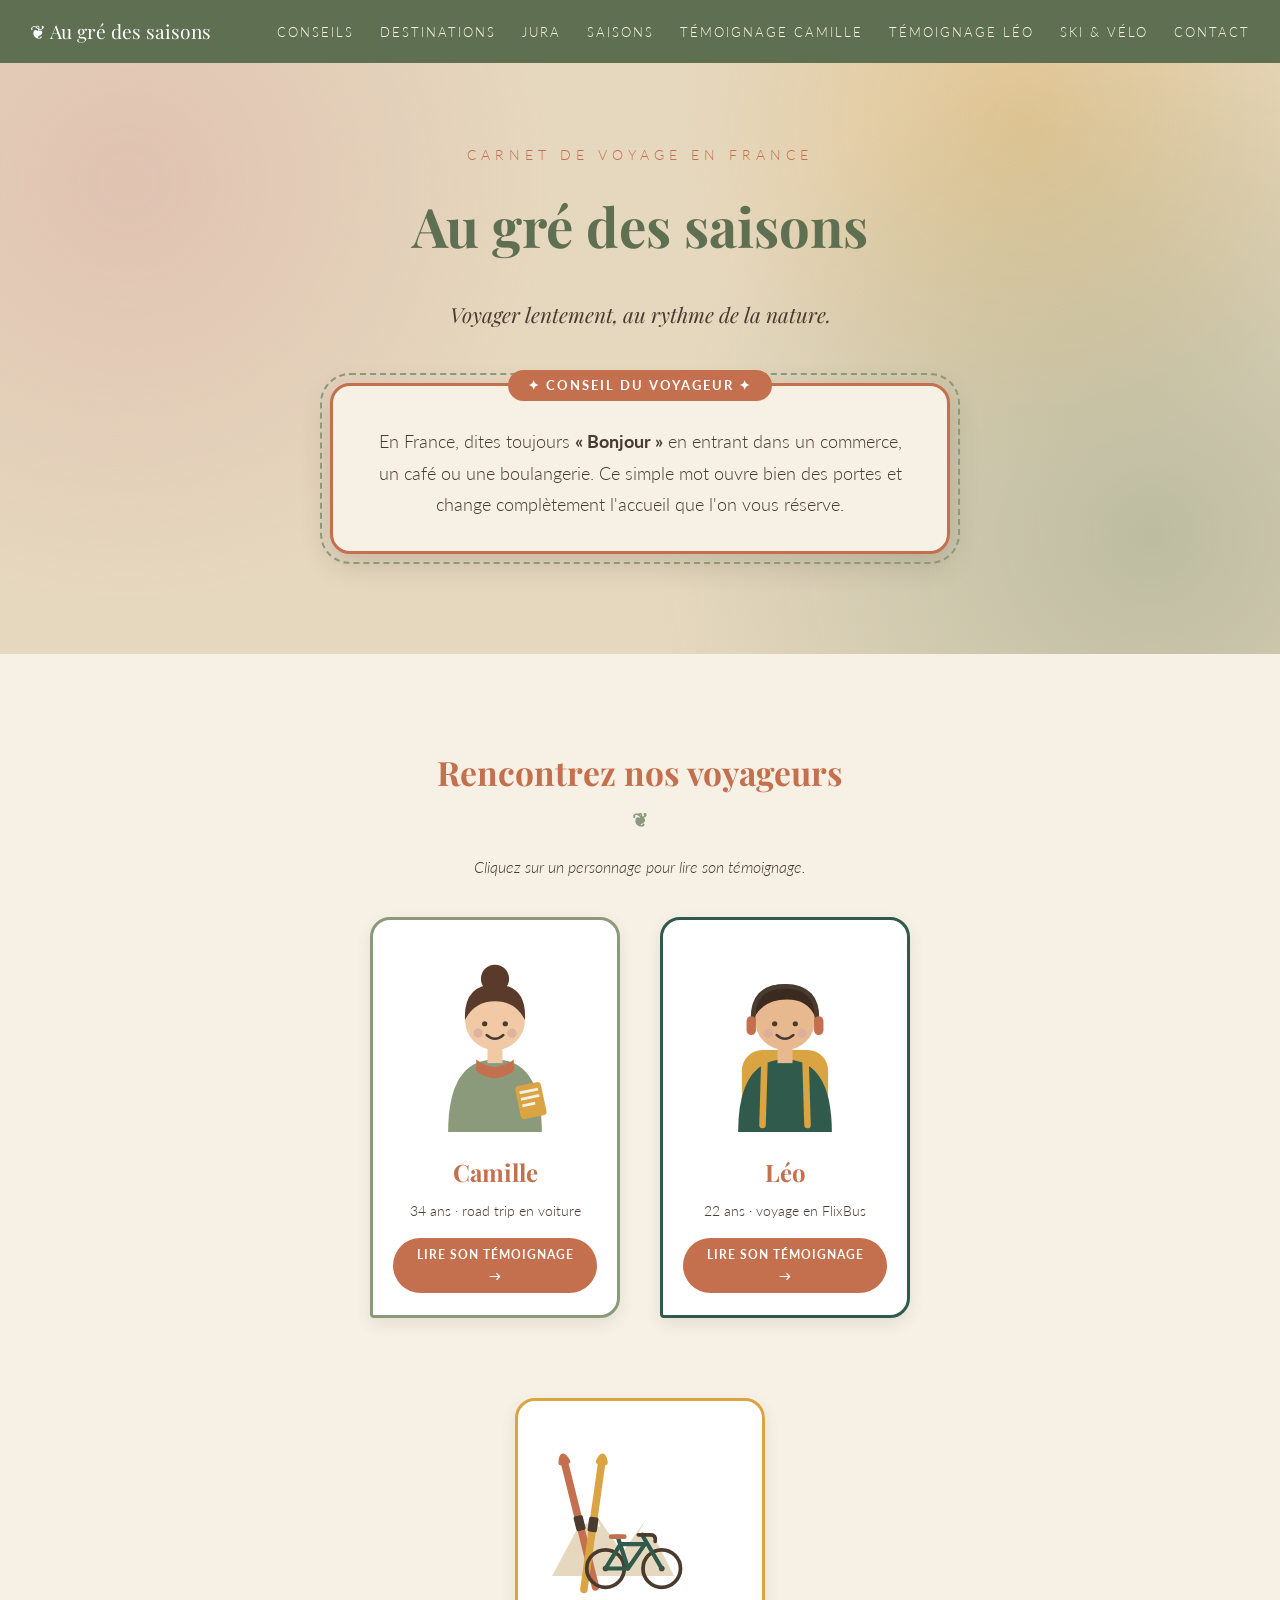
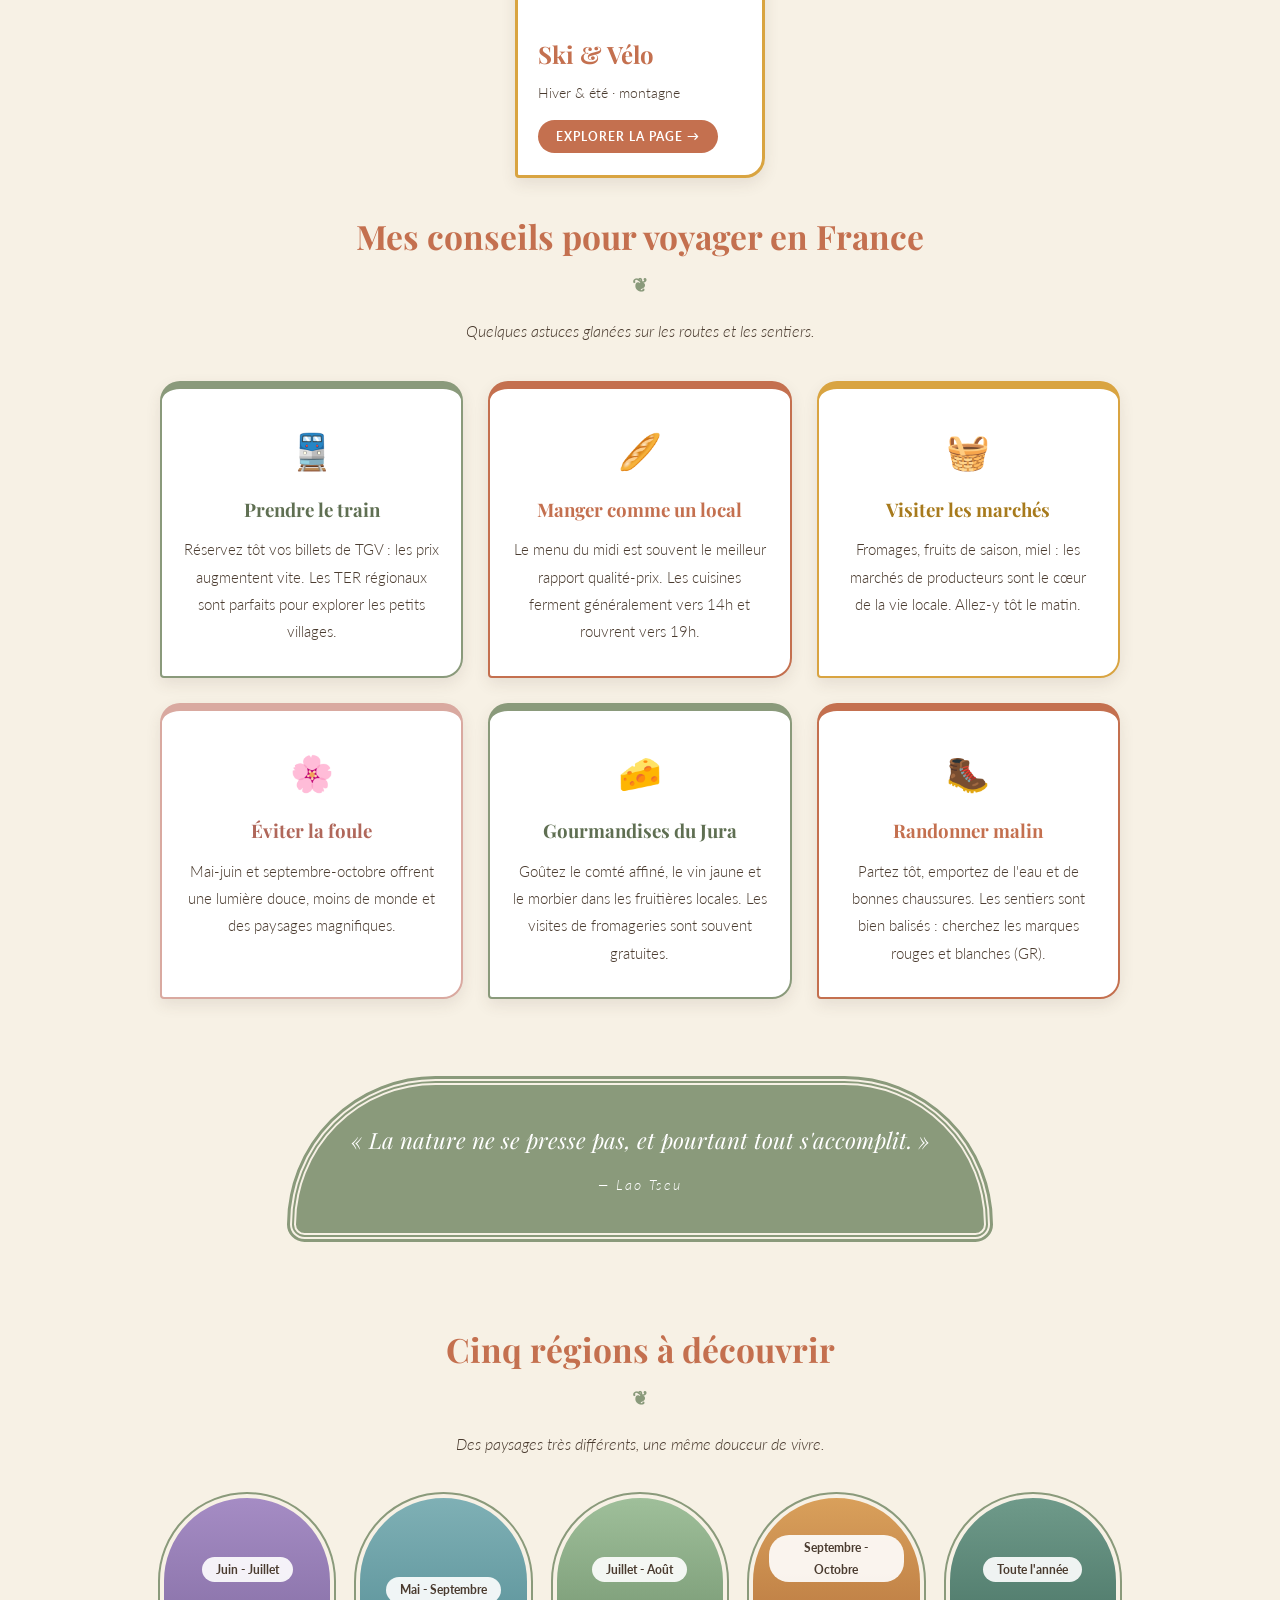
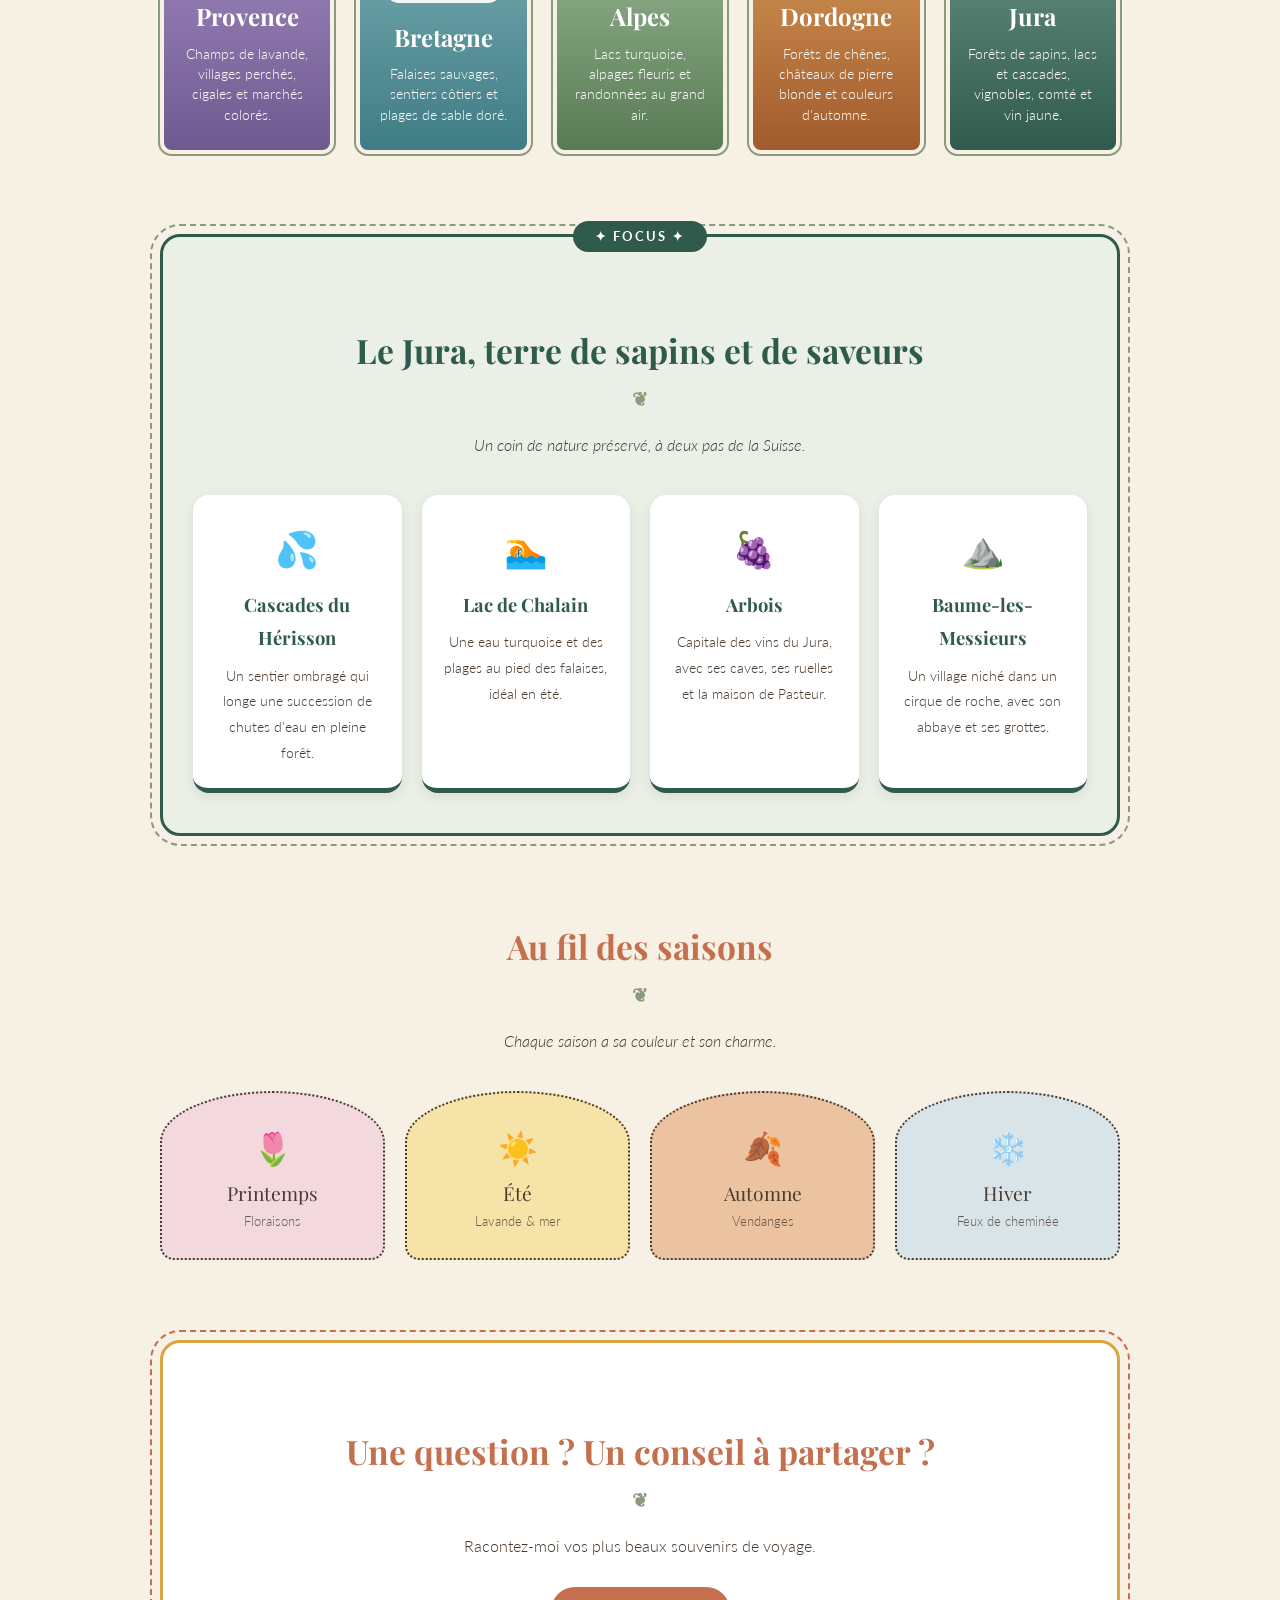
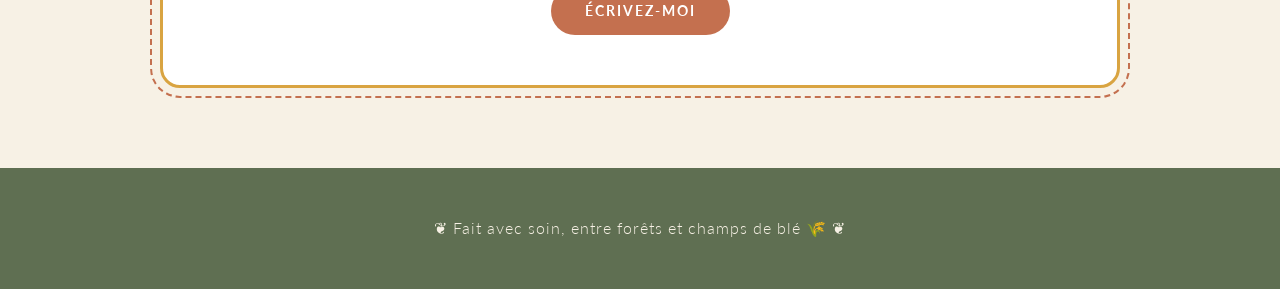
<file: index.html>
<!DOCTYPE html>
<html lang="fr">
<head>
  <meta charset="UTF-8">
  <meta name="viewport" content="width=device-width, initial-scale=1.0">
  <title>Au gré des saisons</title>
  <link rel="preconnect" href="https://fonts.googleapis.com">
  <link href="https://fonts.googleapis.com/css2?family=Playfair+Display:ital,wght@0,600;1,400&family=Lato:wght@300;400;700&display=swap" rel="stylesheet">
  <link rel="stylesheet" href="style.css">
</head>
<body>

<!-- Cette partie concerne l'entête du site ; la première chose que les visiteurs voient. On retrouve le titre et des informations plus générales pour tout le site comme la langue dans laquelle est le site ou encore l'alphabet utilisé -->

  <!-- ===== MENU ===== -->
  <nav>
    <span class="logo">❦ Au gré des saisons</span>
    <div class="liens">
      <a href="#conseils">Conseils</a>
      <a href="#regions">Destinations</a>
      <a href="#jura">Jura</a>
      <a href="#saisons">Saisons</a>
      <a href="page2.html">Témoignage Camille</a>
      <a href="page3.html">Témoignage Léo</a>
      <a href="page4.html">Ski &amp; Vélo</a>
      <a href="#contact">Contact</a>


    </div>
  </nav>
<!-- définit les catégories en haut créant un endroit cliquable pour aller directement aux différents onglets -->

  <!-- ===== ACCUEIL + CONSEIL DE VOYAGE ===== -->
  <header class="accueil">
    <p class="sous-titre">Carnet de voyage en France</p>
    <h1>Au gré des saisons</h1>
    <p class="intro">Voyager lentement, au rythme de la nature.</p>

    <div class="conseil-accueil">
      <span class="etiquette">✦ Conseil du voyageur ✦</span>
      <p>
        En France, dites toujours <strong>« Bonjour »</strong> en entrant dans un commerce,
        un café ou une boulangerie. Ce simple mot ouvre bien des portes
        et change complètement l'accueil que l'on vous réserve.
      </p>
    </div>
  </header>

  <main>
<!-- Cette partie est une phrase accroche dans un cadre qui a pour but de donner envie aux utilisateurs de lire la suite du site -->
    <!-- ===== LES VOYAGEURS ===== -->
    <section id="voyageurs">
      <h2>Rencontrez nos voyageurs</h2>
      <p class="chapeau">Cliquez sur un personnage pour lire son témoignage.</p>

      <div class="personnages">

        <!-- Camille -->
        <a class="perso perso-camille" href="page2.html" aria-label="Lire le témoignage de Camille">
          <svg viewBox="0 0 160 200" role="img" aria-labelledby="titre-camille">
            <title id="titre-camille">Dessin de Camille</title>
            <!-- chignon -->
            <circle cx="80" cy="36" r="15" fill="#5a3a2a"/>
            <!-- corps -->
            <path d="M30 200 Q30 122 80 122 Q130 122 130 200 Z" fill="#8a9a7b"/>
            <!-- cou -->
            <rect x="72" y="104" width="16" height="22" fill="#f1c9a5"/>
            <!-- foulard -->
            <path d="M60 122 Q80 138 100 122 L100 134 Q80 150 60 134 Z" fill="#c4704f"/>
            <!-- tête -->
            <circle cx="80" cy="80" r="32" fill="#f1c9a5"/>
            <!-- cheveux -->
            <path d="M48 80 Q46 42 80 42 Q114 42 112 80 Q102 60 80 60 Q58 60 48 80 Z" fill="#5a3a2a"/>
            <!-- yeux -->
            <circle cx="69" cy="84" r="2.8" fill="#4a3b2f"/>
            <circle cx="91" cy="84" r="2.8" fill="#4a3b2f"/>
            <!-- joues -->
            <circle cx="62" cy="94" r="5" fill="#d9a9a0" opacity="0.7"/>
            <circle cx="98" cy="94" r="5" fill="#d9a9a0" opacity="0.7"/>
            <!-- sourire -->
            <path d="M71 96 Q80 104 89 96" fill="none" stroke="#4a3b2f" stroke-width="2.5" stroke-linecap="round"/>
            <!-- carnet -->
            <g transform="rotate(-12 118 165)">
              <rect x="104" y="148" width="28" height="36" rx="4" fill="#d9a441"/>
              <rect x="108" y="154" width="20" height="3" fill="#f7f1e5"/>
              <rect x="108" y="161" width="20" height="3" fill="#f7f1e5"/>
              <rect x="108" y="168" width="14" height="3" fill="#f7f1e5"/>
            </g>
          </svg>
          <h3>Camille</h3>
          <p>34 ans · road trip en voiture</p>
          <span class="lien-perso">Lire son témoignage →</span>
        </a>

        <!-- Léo -->
        <a class="perso perso-leo" href="page3.html" aria-label="Lire le témoignage de Léo">
          <svg viewBox="0 0 160 200" role="img" aria-labelledby="titre-leo">
            <title id="titre-leo">Dessin de Léo</title>
            <!-- sac à dos -->
            <rect x="34" y="112" width="92" height="76" rx="22" fill="#d9a441"/>
            <!-- corps -->
            <path d="M30 200 Q30 122 80 122 Q130 122 130 200 Z" fill="#2f5a4c"/>
            <!-- bretelles -->
            <path d="M58 126 L56 192" stroke="#d9a441" stroke-width="7" stroke-linecap="round"/>
            <path d="M102 126 L104 192" stroke="#d9a441" stroke-width="7" stroke-linecap="round"/>
            <!-- cou -->
            <rect x="72" y="104" width="16" height="22" fill="#e8b98f"/>
            <!-- tête -->
            <circle cx="80" cy="80" r="32" fill="#e8b98f"/>
            <!-- cheveux -->
            <path d="M48 76 Q48 40 82 42 Q114 42 112 76 Q104 58 82 58 Q58 58 48 76 Z" fill="#3a2a20"/>
            <!-- casque audio -->
            <path d="M46 82 Q44 44 80 44 Q116 44 114 82" fill="none" stroke="#4a3b2f" stroke-width="5" stroke-linecap="round"/>
            <rect x="39" y="76" width="10" height="20" rx="5" fill="#c4704f"/>
            <rect x="111" y="76" width="10" height="20" rx="5" fill="#c4704f"/>
            <!-- yeux -->
            <circle cx="69" cy="84" r="2.8" fill="#4a3b2f"/>
            <circle cx="91" cy="84" r="2.8" fill="#4a3b2f"/>
            <!-- joues -->
            <circle cx="62" cy="94" r="5" fill="#d9a9a0" opacity="0.7"/>
            <circle cx="98" cy="94" r="5" fill="#d9a9a0" opacity="0.7"/>
            <!-- sourire -->
            <path d="M71 96 Q80 104 89 96" fill="none" stroke="#4a3b2f" stroke-width="2.5" stroke-linecap="round"/>
          </svg>
          <h3>Léo</h3>
          <p>22 ans · voyage en FlixBus</p>
          <span class="lien-perso">Lire son témoignage →</span>
        </a>

      </div>
    </section>
    <!-- Ski & Vélo (Page 4) -->
        <a class="perso perso-sport" href="page4.html" aria-label="Découvrir le ski de fond et les cols à vélo">
          <svg viewBox="0 0 160 200" role="img" aria-labelledby="titre-sport">
            <title id="titre-sport">Dessin de skis et d'un vélo</title>
            <!-- Fond montagne douce -->
            <path d="M15 160 L55 85 L90 135 L115 100 L145 160 Z" fill="#e6d8bf"/>
            <path d="M55 85 L43 108 L55 103 L67 108 Z" fill="#ffffff"/>
            <path d="M115 100 L105 118 L115 114 L125 118 Z" fill="#ffffff"/>

            <!-- Paire de skis croisés (à gauche) -->
            <g transform="rotate(-14 48 110)">
              <rect x="42" y="32" width="8" height="145" rx="4" fill="#c4704f"/>
              <path d="M42 36 Q46 22 50 36" fill="none" stroke="#c4704f" stroke-width="5" stroke-linecap="round"/>
              <rect x="41" y="95" width="10" height="16" rx="2" fill="#4a3b2f"/>
            </g>
            <g transform="rotate(8 58 110)">
              <rect x="54" y="34" width="8" height="145" rx="4" fill="#d9a441"/>
              <path d="M54 38 Q58 24 62 38" fill="none" stroke="#d9a441" stroke-width="5" stroke-linecap="round"/>
              <rect x="53" y="97" width="10" height="16" rx="2" fill="#4a3b2f"/>
            </g>

            <!-- Vélo (en bas à droite) -->
            <!-- Roues -->
            <circle cx="72" cy="152" r="20" fill="none" stroke="#4a3b2f" stroke-width="4"/>
            <circle cx="72" cy="152" r="3" fill="#4a3b2f"/>
            <circle cx="132" cy="152" r="20" fill="none" stroke="#4a3b2f" stroke-width="4"/>
            <circle cx="132" cy="152" r="3" fill="#4a3b2f"/>
            <!-- Cadre -->
            <path d="M72 152 L96 152 L114 126 L88 126 Z" fill="none" stroke="#2f5a4c" stroke-width="4.5" stroke-linejoin="round"/>
            <path d="M96 152 L85 118 M132 152 L111 116" stroke="#2f5a4c" stroke-width="4.5" stroke-linecap="round"/>
            <!-- Selle & Guidon -->
            <path d="M78 118 L92 118" stroke="#c4704f" stroke-width="5" stroke-linecap="round"/>
            <path d="M107 116 L120 116 Q126 116 125 123" fill="none" stroke="#4a3b2f" stroke-width="4" stroke-linecap="round"/>
          </svg>
          <h3>Ski &amp; Vélo</h3>
          <p>Hiver &amp; été · montagne</p>
          <span class="lien-perso">Explorer la page →</span>
        </a>

    <!-- ===== CONSEILS ===== -->
    <section id="conseils">
      <h2>Mes conseils pour voyager en France</h2>
      <p class="chapeau">Quelques astuces glanées sur les routes et les sentiers.</p>

      <div class="grille">
        <article class="cadre cadre-sauge">
          <div class="icone">🚆</div>
          <h3>Prendre le train</h3>
          <p>Réservez tôt vos billets de TGV : les prix augmentent vite. Les TER régionaux sont parfaits pour explorer les petits villages.</p>
        </article>

        <article class="cadre cadre-terracotta">
          <div class="icone">🥖</div>
          <h3>Manger comme un local</h3>
          <p>Le menu du midi est souvent le meilleur rapport qualité-prix. Les cuisines ferment généralement vers 14h et rouvrent vers 19h.</p>
        </article>

        <article class="cadre cadre-moutarde">
          <div class="icone">🧺</div>
          <h3>Visiter les marchés</h3>
          <p>Fromages, fruits de saison, miel : les marchés de producteurs sont le cœur de la vie locale. Allez-y tôt le matin.</p>
        </article>

        <article class="cadre cadre-rose">
          <div class="icone">🌸</div>
          <h3>Éviter la foule</h3>
          <p>Mai-juin et septembre-octobre offrent une lumière douce, moins de monde et des paysages magnifiques.</p>
        </article>

        <article class="cadre cadre-sauge">
          <div class="icone">🧀</div>
          <h3>Gourmandises du Jura</h3>
          <p>Goûtez le comté affiné, le vin jaune et le morbier dans les fruitières locales. Les visites de fromageries sont souvent gratuites.</p>
        </article>

        <article class="cadre cadre-terracotta">
          <div class="icone">🥾</div>
          <h3>Randonner malin</h3>
          <p>Partez tôt, emportez de l'eau et de bonnes chaussures. Les sentiers sont bien balisés : cherchez les marques rouges et blanches (GR).</p>
        </article>
      </div>
    </section>
<!-- Cette partie concerne les conseils de voyage, une fois qu'elle est appliquée avec le style, elle est sous forme de cases donnant envie aux utilisateurs de cliquer pour connaitre davantage -->

    <!-- ===== CITATION ===== -->
    <blockquote class="citation">
      « La nature ne se presse pas, et pourtant tout s'accomplit. »
      <cite>— Lao Tseu</cite>
    </blockquote>

    <!-- ===== DESTINATIONS ===== -->
    <section id="regions">
      <h2>Cinq régions à découvrir</h2>
      <p class="chapeau">Des paysages très différents, une même douceur de vivre.</p>

      <div class="regions">
        <article class="region region-lavande">
          <span class="badge">Juin - Juillet</span>
          <h3>Provence</h3>
          <p>Champs de lavande, villages perchés, cigales et marchés colorés.</p>
        </article>

        <article class="region region-mer">
          <span class="badge">Mai - Septembre</span>
          <h3>Bretagne</h3>
          <p>Falaises sauvages, sentiers côtiers et plages de sable doré.</p>
        </article>

        <article class="region region-montagne">
          <span class="badge">Juillet - Août</span>
          <h3>Alpes</h3>
          <p>Lacs turquoise, alpages fleuris et randonnées au grand air.</p>
        </article>

        <article class="region region-foret">
          <span class="badge">Septembre - Octobre</span>
          <h3>Dordogne</h3>
          <p>Forêts de chênes, châteaux de pierre blonde et couleurs d'automne.</p>
        </article>

        <article class="region region-jura">
          <span class="badge">Toute l'année</span>
          <h3>Jura</h3>
          <p>Forêts de sapins, lacs et cascades, vignobles, comté et vin jaune.</p>
        </article>
      </div>
    </section>
<!-- Cette section concerne les conseils de voyage en lui-même : il adapte les suggestions en fonction de la saison, de la catégorie des vacances (mer, montagnes etc.) -->

    <!-- ===== FOCUS JURA ===== -->
    <section id="jura" class="focus-jura">
      <span class="etiquette-jura">✦ Focus ✦</span>
      <h2>Le Jura, terre de sapins et de saveurs</h2>
      <p class="chapeau">Un coin de nature préservé, à deux pas de la Suisse.</p>

      <div class="lieux">
        <div class="lieu">
          <div class="icone">💦</div>
          <h3>Cascades du Hérisson</h3>
          <p>Un sentier ombragé qui longe une succession de chutes d'eau en pleine forêt.</p>
        </div>
        <div class="lieu">
          <div class="icone">🏊</div>
          <h3>Lac de Chalain</h3>
          <p>Une eau turquoise et des plages au pied des falaises, idéal en été.</p>
        </div>
        <div class="lieu">
          <div class="icone">🍇</div>
          <h3>Arbois</h3>
          <p>Capitale des vins du Jura, avec ses caves, ses ruelles et la maison de Pasteur.</p>
        </div>
        <div class="lieu">
          <div class="icone">⛰️</div>
          <h3>Baume-les-Messieurs</h3>
          <p>Un village niché dans un cirque de roche, avec son abbaye et ses grottes.</p>
        </div>
      </div>
    </section>
<!-- partie qui donne des détails sur le jura en exemple d'endroit à visiter en france ; chaque sous-partie est composée d'une icone et de descriptif sur le lieu précis ainsi que son nom. -->

    <!-- ===== SAISONS ===== -->
    <section id="saisons">
      <h2>Au fil des saisons</h2>
      <p class="chapeau">Chaque saison a sa couleur et son charme.</p>

      <div class="saisons">
        <div class="saison printemps"><span>🌷</span>Printemps<small>Floraisons</small></div>
        <div class="saison ete"><span>☀️</span>Été<small>Lavande &amp; mer</small></div>
        <div class="saison automne"><span>🍂</span>Automne<small>Vendanges</small></div>
        <div class="saison hiver"><span>❄️</span>Hiver<small>Feux de cheminée</small></div>
      </div>
    </section>

    <!-- ===== CONTACT ===== -->
    <section id="contact" class="cadre-contact">
      <h2>Une question ? Un conseil à partager ?</h2>
      <p>Racontez-moi vos plus beaux souvenirs de voyage.</p>
      <a class="bouton" href="mailto:exemple@mail.com">Écrivez-moi</a>
    </section>

  </main>
<!-- Section contact avec possibilité de mettre des informations de contact comme les sites normaux. -->

  <footer>
    <p>❦ Fait avec soin, entre forêts et champs de blé 🌾 ❦</p>
  </footer>
<!-- cette section finale se situe sur le bandeau tout en bas du site et indique "avec humour" une information de fabrication pour finir le site -->

</body>
</html>
</file>
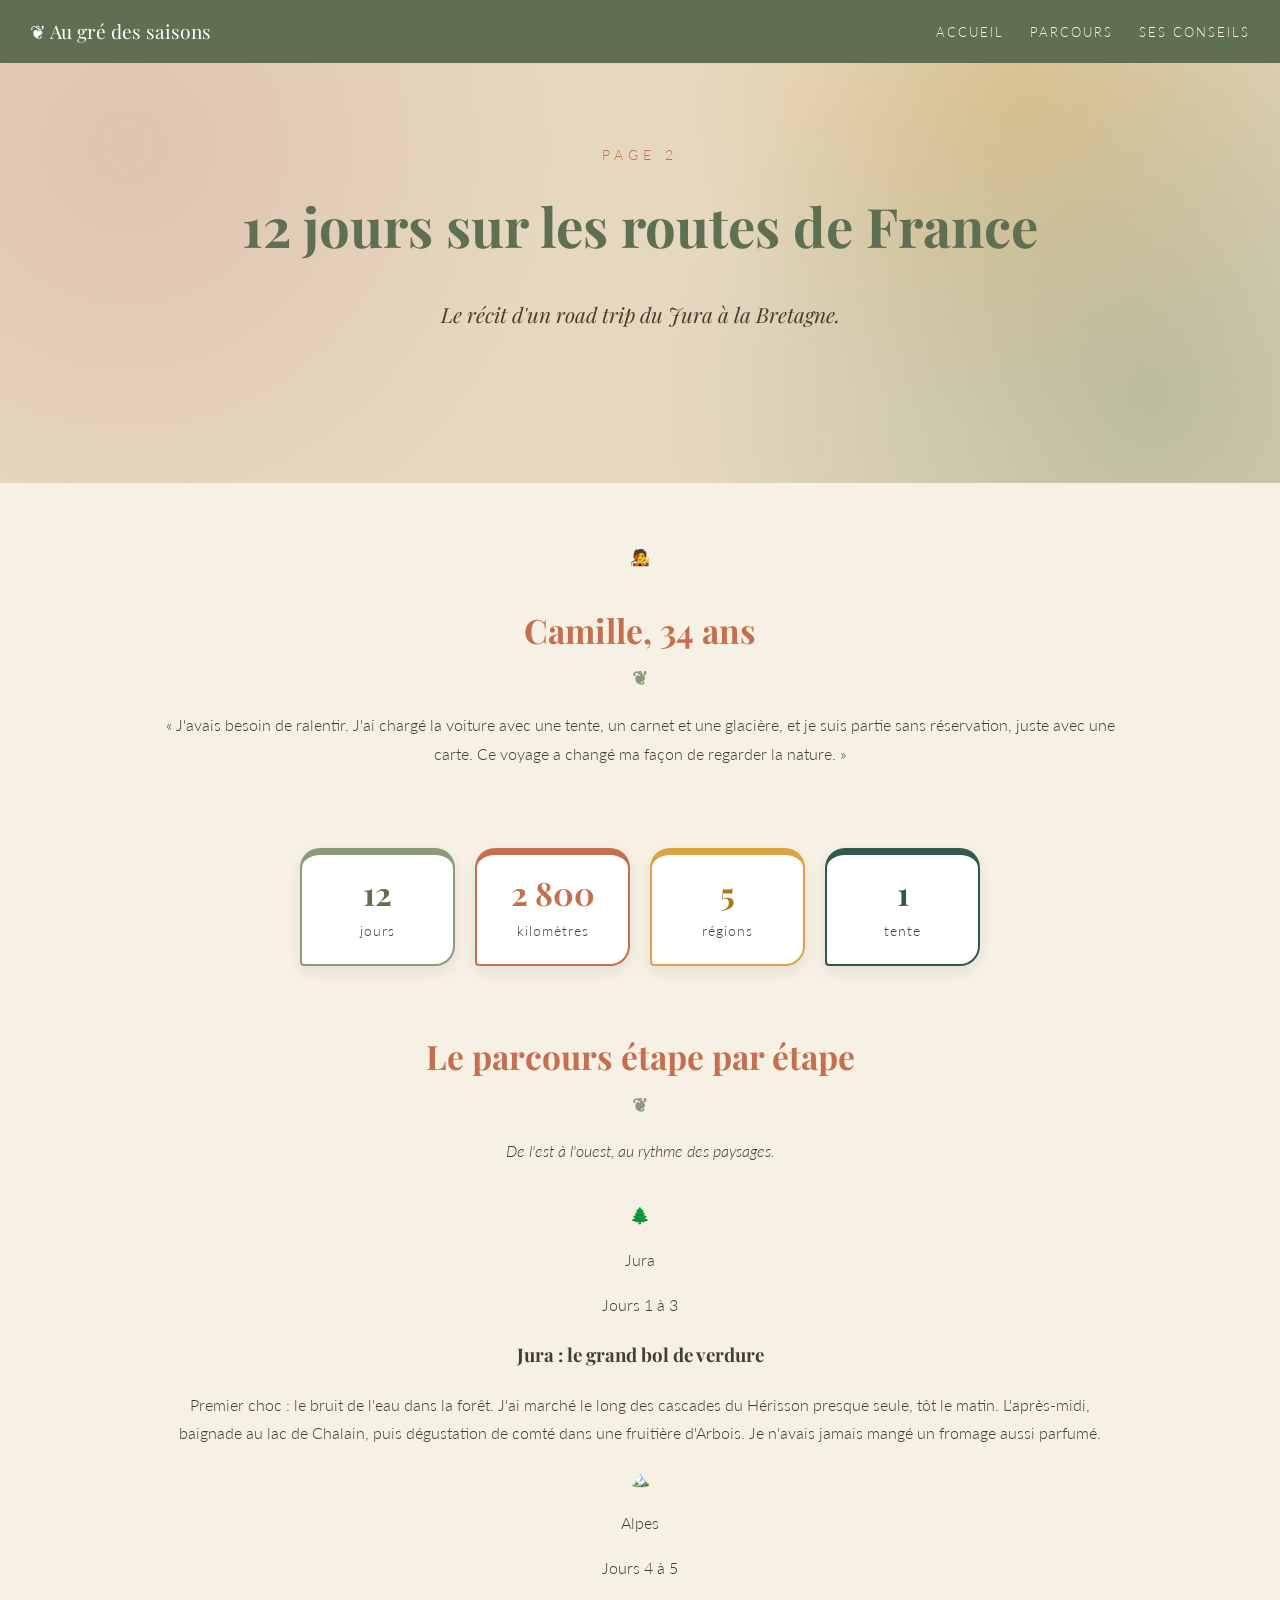
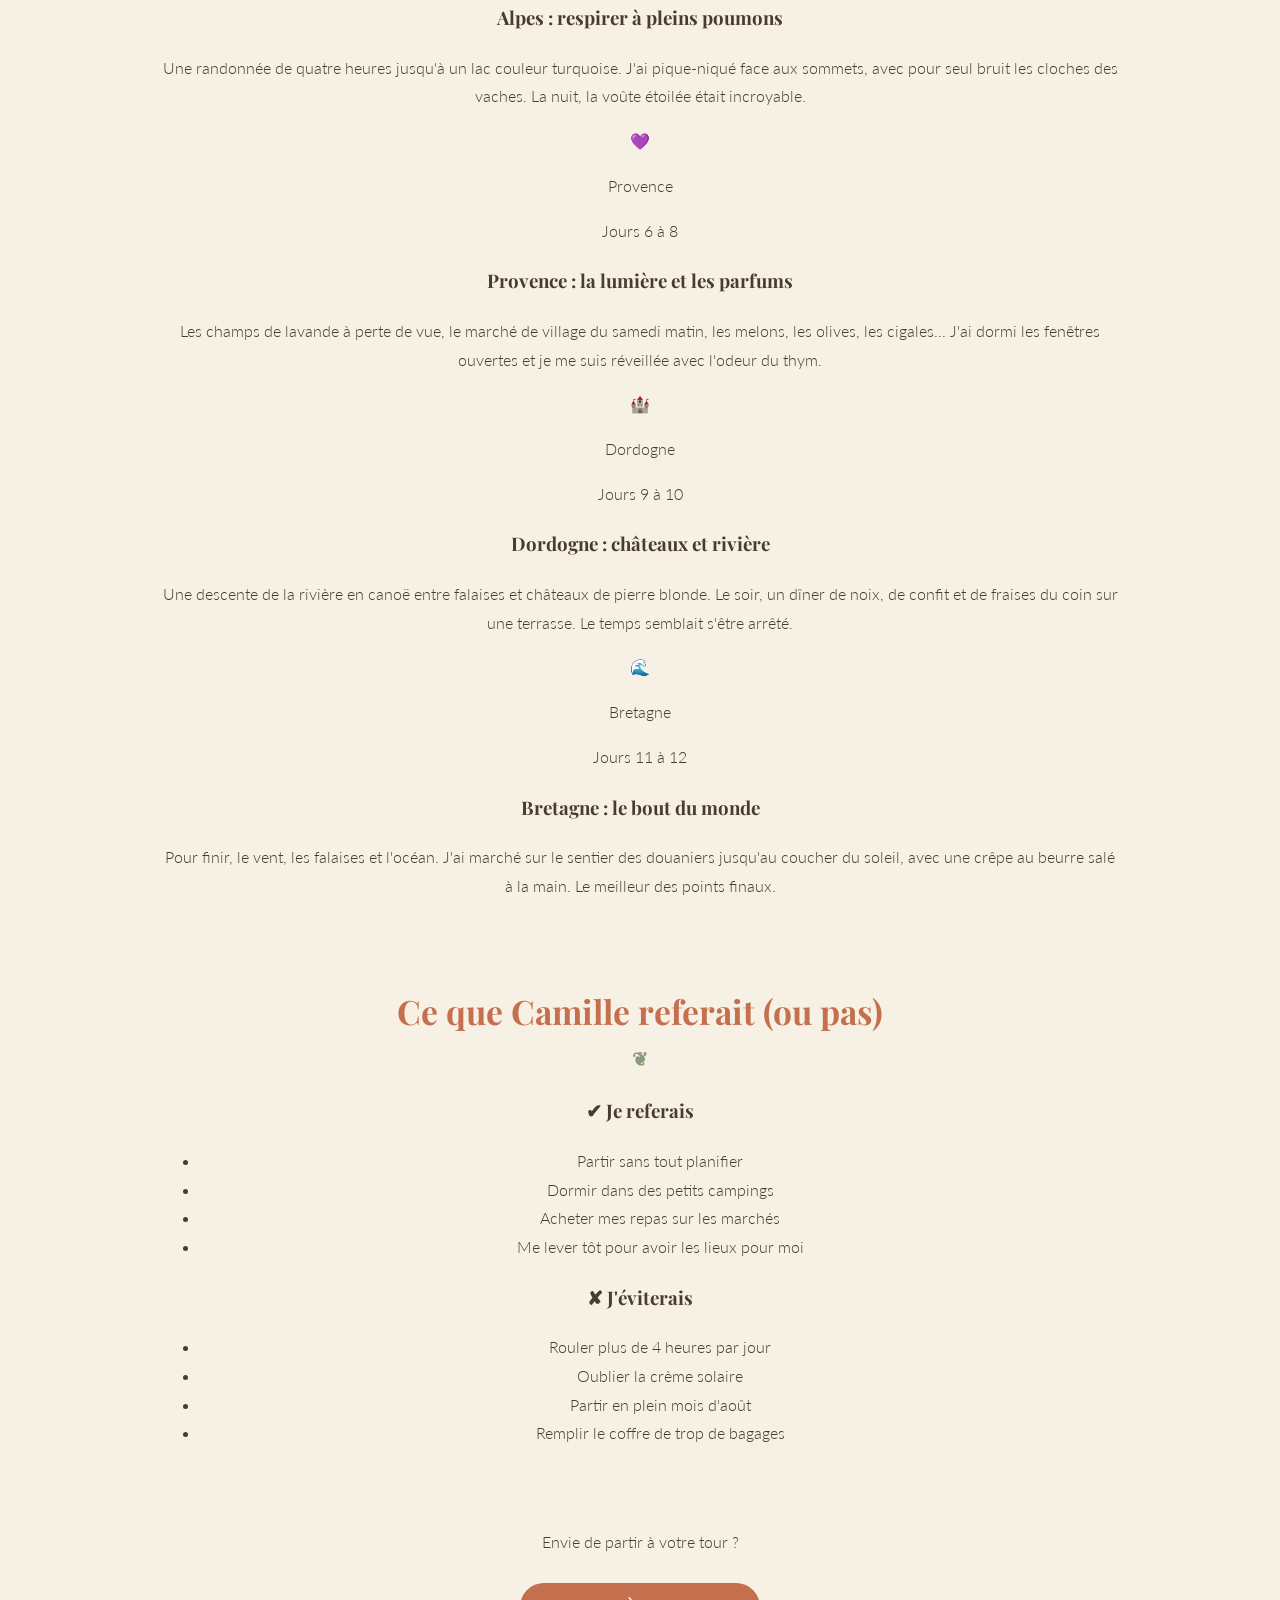
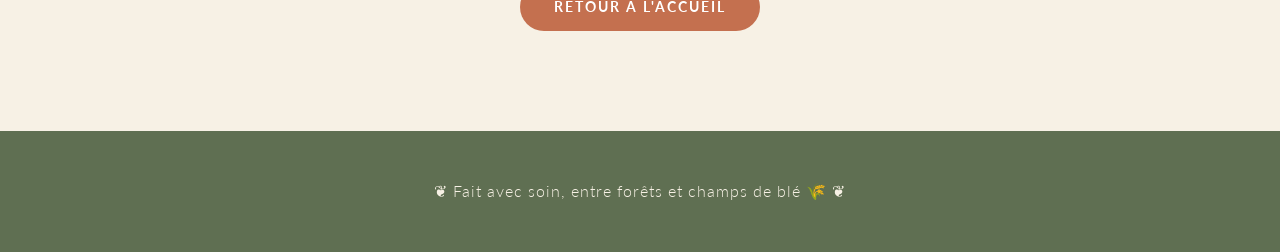
<file: page2.html>
<!DOCTYPE html>
<html lang="fr">
<head>
  <meta charset="UTF-8">
  <meta name="viewport" content="width=device-width, initial-scale=1.0">
  <title>Page 2 : un road trip en France</title>
  <link rel="preconnect" href="https://fonts.googleapis.com">
  <link href="https://fonts.googleapis.com/css2?family=Playfair+Display:ital,wght@0,600;1,400&family=Lato:wght@300;400;700&display=swap" rel="stylesheet">
  <link rel="stylesheet" href="style.css">
</head>
<body>

  <!-- ===== MENU ===== -->
  <nav>
    <span class="logo">❦ Au gré des saisons</span>
    <div class="liens">
      <a href="index.html">Accueil</a>
      <a href="#parcours">Parcours</a>
      <a href="#conseils-camille">Ses conseils</a>
    </div>
  </nav>

  <!-- ===== EN-TÊTE ===== -->
  <header class="accueil">
    <p class="sous-titre">Page 2</p>
    <h1>12 jours sur les routes de France</h1>
    <p class="intro">Le récit d'un road trip du Jura à la Bretagne.</p>
  </header>

  <main>

    <!-- ===== PROFIL ===== -->
    <section class="profil">
      <div class="avatar">🧑‍🎤</div>
      <div class="profil-texte">
        <h2>Camille, 34 ans</h2>
        <p>
          « J'avais besoin de ralentir. J'ai chargé la voiture avec une tente, un carnet
          et une glacière, et je suis partie sans réservation, juste avec une carte.
          Ce voyage a changé ma façon de regarder la nature. »
        </p>
      </div>
    </section>

  
   <!-- ===== CHIFFRES ===== -->
    <div class="chiffres-camille">
      <div class="stat-camille stat-sauge">
        <strong>12</strong>
        <span>jours</span>
      </div>
      <div class="stat-camille stat-terracotta">
        <strong>2 800</strong>
        <span>kilomètres</span>
      </div>
      <div class="stat-camille stat-moutarde">
        <strong>5</strong>
        <span>régions</span>
      </div>
      <div class="stat-camille stat-sapin">
        <strong>1</strong>
        <span>tente</span>
      </div>
    </div>

    <!-- ===== PARCOURS ===== -->
    <section id="parcours">
      <h2>Le parcours étape par étape</h2>
      <p class="chapeau">De l'est à l'ouest, au rythme des paysages.</p>

      <article class="etape">
        <div class="visuel visuel-jura">
          <span>🌲</span>
          <p>Jura</p>
        </div>
        <div class="etape-texte">
          <span class="jours jours-sapin">Jours 1 à 3</span>
          <h3>Jura : le grand bol de verdure</h3>
          <p>
            Premier choc : le bruit de l'eau dans la forêt. J'ai marché le long des
            cascades du Hérisson presque seule, tôt le matin. L'après-midi, baignade au
            lac de Chalain, puis dégustation de comté dans une fruitière d'Arbois.
            Je n'avais jamais mangé un fromage aussi parfumé.
          </p>
        </div>
      </article>

      <article class="etape">
        <div class="visuel visuel-alpes">
          <span>🏔️</span>
          <p>Alpes</p>
        </div>
        <div class="etape-texte">
          <span class="jours jours-mousse">Jours 4 à 5</span>
          <h3>Alpes : respirer à pleins poumons</h3>
          <p>
            Une randonnée de quatre heures jusqu'à un lac couleur turquoise. J'ai
            pique-niqué face aux sommets, avec pour seul bruit les cloches des vaches.
            La nuit, la voûte étoilée était incroyable.
          </p>
        </div>
      </article>

      <article class="etape">
        <div class="visuel visuel-provence">
          <span>💜</span>
          <p>Provence</p>
        </div>
        <div class="etape-texte">
          <span class="jours jours-lavande">Jours 6 à 8</span>
          <h3>Provence : la lumière et les parfums</h3>
          <p>
            Les champs de lavande à perte de vue, le marché de village du samedi matin,
            les melons, les olives, les cigales... J'ai dormi les fenêtres ouvertes et
            je me suis réveillée avec l'odeur du thym.
          </p>
        </div>
      </article>

      <article class="etape">
        <div class="visuel visuel-dordogne">
          <span>🏰</span>
          <p>Dordogne</p>
        </div>
        <div class="etape-texte">
          <span class="jours jours-ocre">Jours 9 à 10</span>
          <h3>Dordogne : châteaux et rivière</h3>
          <p>
            Une descente de la rivière en canoë entre falaises et châteaux de pierre
            blonde. Le soir, un dîner de noix, de confit et de fraises du coin sur une
            terrasse. Le temps semblait s'être arrêté.
          </p>
        </div>
      </article>

      <article class="etape">
        <div class="visuel visuel-bretagne">
          <span>🌊</span>
          <p>Bretagne</p>
        </div>
        <div class="etape-texte">
          <span class="jours jours-mer">Jours 11 à 12</span>
          <h3>Bretagne : le bout du monde</h3>
          <p>
            Pour finir, le vent, les falaises et l'océan. J'ai marché sur le sentier des
            douaniers jusqu'au coucher du soleil, avec une crêpe au beurre salé à la
            main. Le meilleur des points finaux.
          </p>
        </div>
      </article>
    </section>

    <!-- ===== CONSEILS DE CAMILLE ===== -->
    <section id="conseils-camille">
      <h2>Ce que Camille referait (ou pas)</h2>

      <div class="listes">
        <div class="liste liste-oui">
          <h3>✔ Je referais</h3>
          <ul>
            <li>Partir sans tout planifier</li>
            <li>Dormir dans des petits campings</li>
            <li>Acheter mes repas sur les marchés</li>
            <li>Me lever tôt pour avoir les lieux pour moi</li>
          </ul>
        </div>
        <div class="liste liste-non">
          <h3>✘ J'éviterais</h3>
          <ul>
            <li>Rouler plus de 4 heures par jour</li>
            <li>Oublier la crème solaire</li>
            <li>Partir en plein mois d'août</li>
            <li>Remplir le coffre de trop de bagages</li>
          </ul>
        </div>
      </div>
    </section>

    <!-- ===== RETOUR ===== -->
    <section class="retour">
      <p>Envie de partir à votre tour ?</p>
      <a class="bouton" href="index.html">Retour à l'accueil</a>
    </section>

  </main>

  <footer>
    <p>❦ Fait avec soin, entre forêts et champs de blé 🌾 ❦</p>
  </footer>

</body>
</html>
</file>
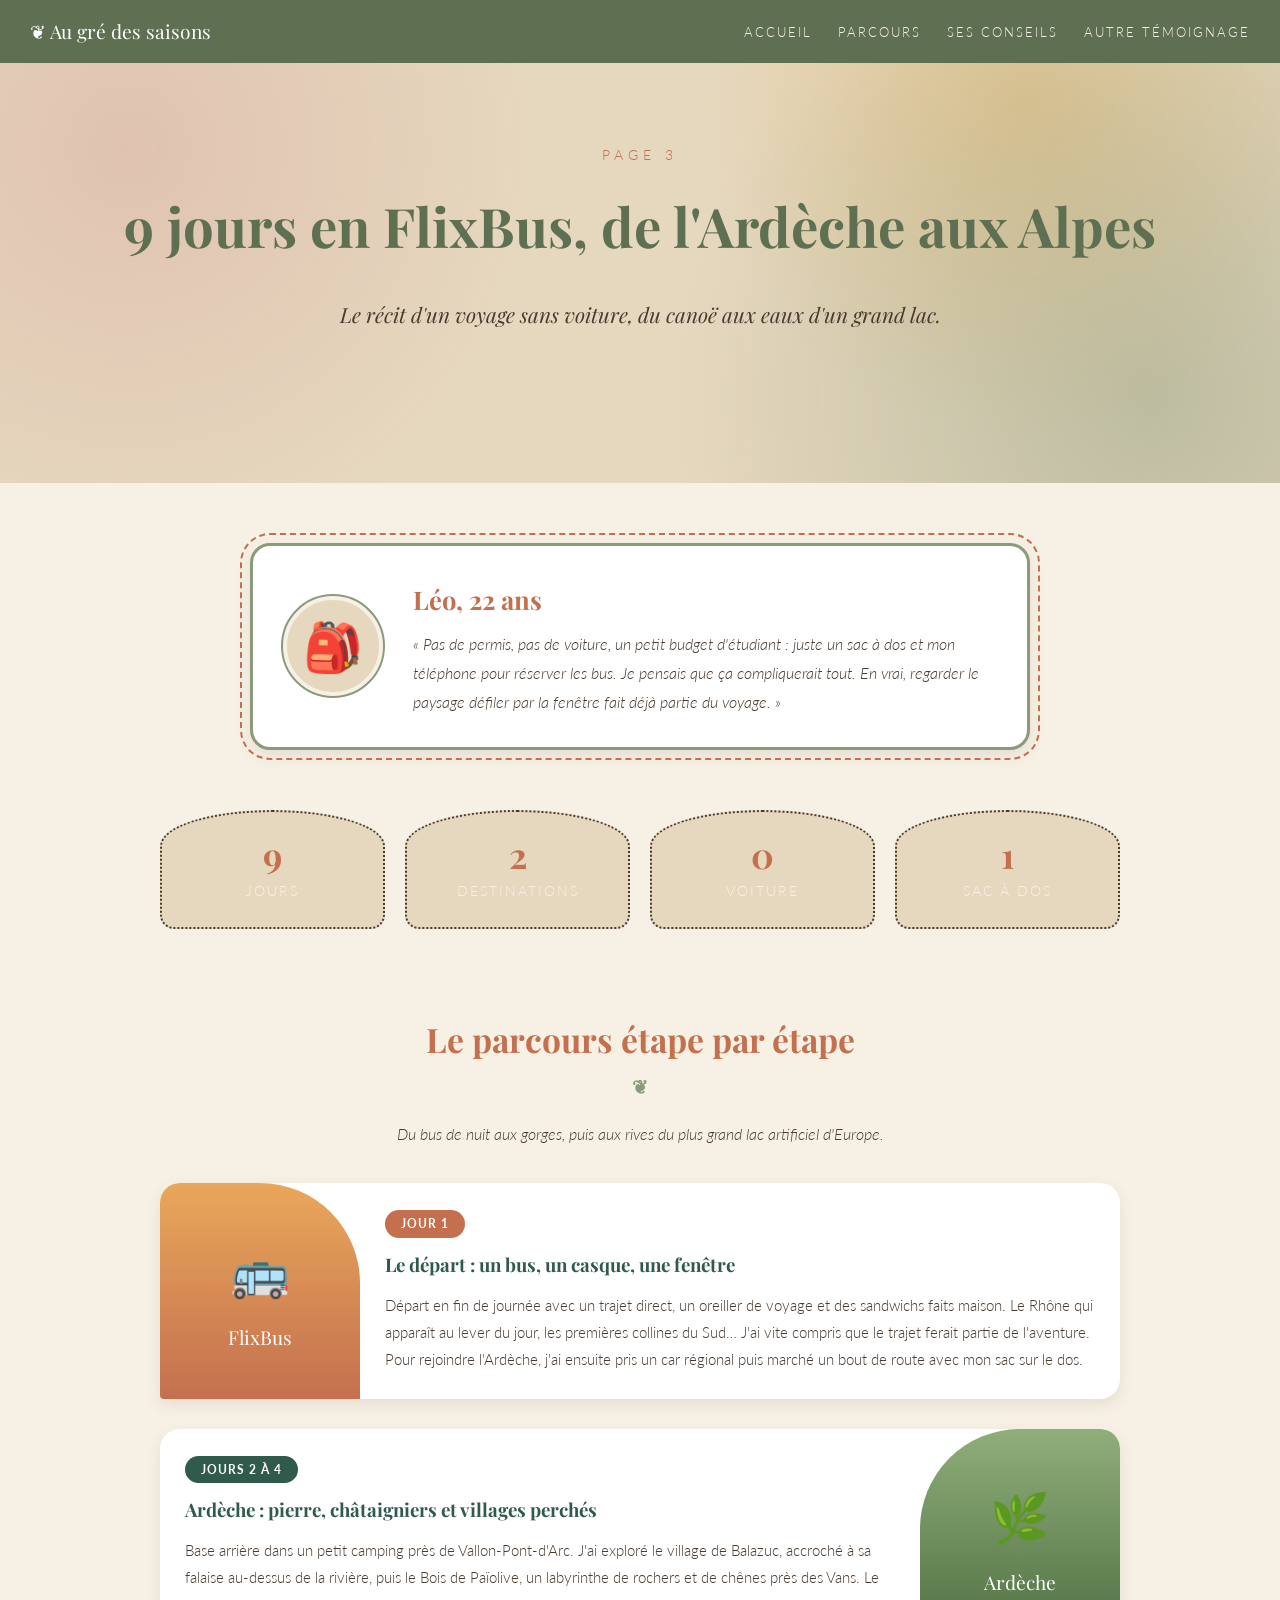
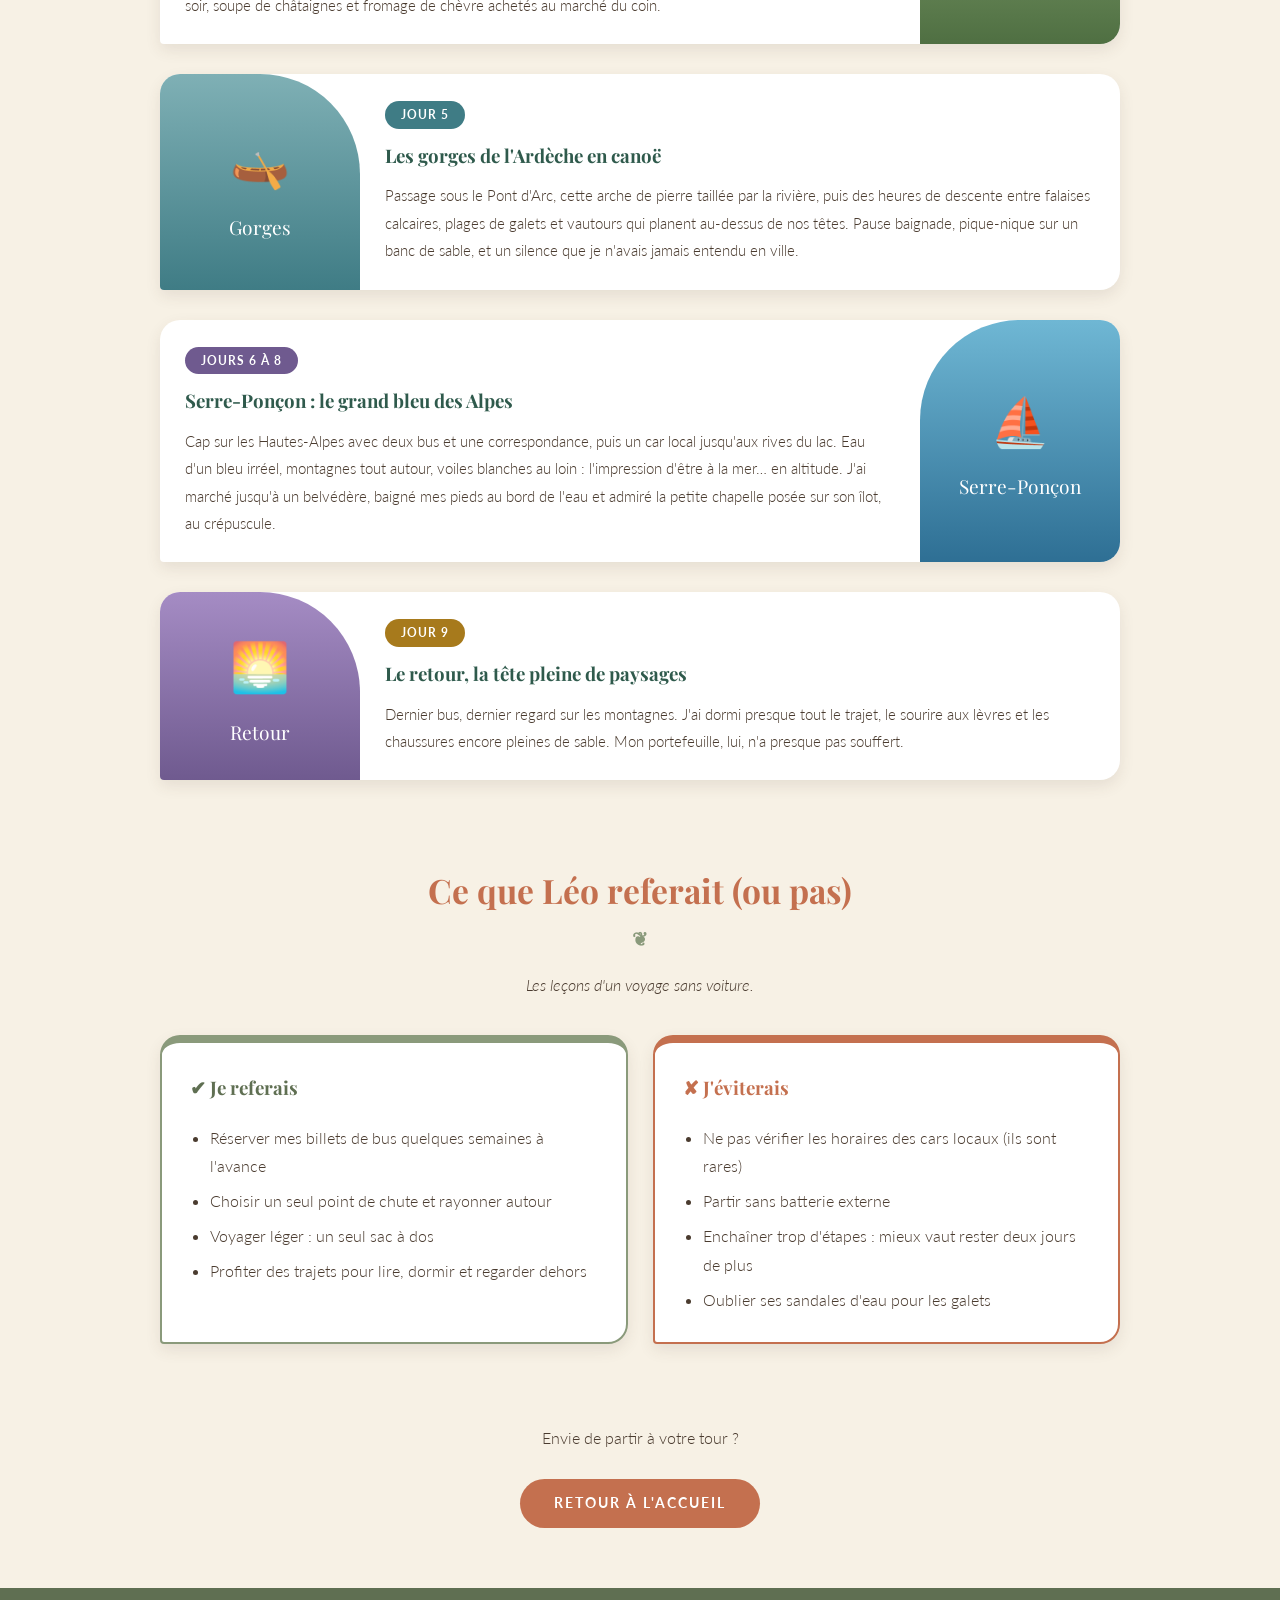
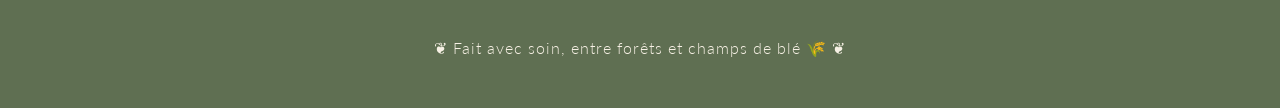
<file: page3.html>
<!DOCTYPE html>
<html lang="fr">
<head>
  <meta charset="UTF-8">
  <meta name="viewport" content="width=device-width, initial-scale=1.0">
  <title>Page 3 : Ardèche et Serre-Ponçon en FlixBus</title>
  <link rel="preconnect" href="https://fonts.googleapis.com">
  <link href="https://fonts.googleapis.com/css2?family=Playfair+Display:ital,wght@0,600;1,400&family=Lato:wght@300;400;700&display=swap" rel="stylesheet">
  <link rel="stylesheet" href="style.css">

  <!-- Styles propres aux pages "témoignage" (profil, chiffres, étapes, listes).
       Ils reprennent la palette de style.css. Si ces règles existent déjà dans
       votre style.css, ce bloc peut être supprimé. -->
  <style>
    .profil {
      display: flex;
      align-items: center;
      gap: 30px;
      text-align: left;
      max-width: 780px;
      margin: 0 auto 60px;
      padding: 30px;
      background-color: white;
      border: 3px solid var(--sauge);
      border-radius: 20px;
      outline: 2px dashed var(--terracotta);
      outline-offset: 8px;
      box-shadow: 0 6px 15px rgba(74, 59, 47, 0.1);
    }
    .avatar {
      flex-shrink: 0;
      width: 100px;
      height: 100px;
      display: flex;
      align-items: center;
      justify-content: center;
      font-size: 3rem;
      background-color: var(--sable);
      border: 4px solid var(--creme);
      outline: 2px solid var(--sauge);
      border-radius: 50%;
    }
    .profil-texte h2 { margin: 0 0 8px; font-size: 1.6rem; }
    .profil-texte h2::after { display: none; }
    .profil-texte p { margin: 0; font-style: italic; }

    .chiffres {
      display: grid;
      grid-template-columns: repeat(auto-fit, minmax(150px, 1fr));
      gap: 20px;
      margin-bottom: 80px;
      text-align: center;
    }
    .chiffre {
      padding: 22px 10px;
      background-color: var(--sable);
      border: 2px dotted var(--brun);
      border-radius: 50% 50% 14px 14px / 30% 30% 14px 14px;
    }
    .chiffre strong {
      display: block;
      font-family: 'Playfair Display', serif;
      font-size: 2.2rem;
      color: var(--terracotta);
      line-height: 1.2;
    }
    .chiffre span { font-size: 0.85rem; text-transform: uppercase; letter-spacing: 2px; }

    .etape {
      display: flex;
      align-items: stretch;
      gap: 25px;
      margin-bottom: 30px;
      text-align: left;
      background-color: white;
      border-radius: 20px 20px 20px 4px;
      box-shadow: 0 6px 15px rgba(74, 59, 47, 0.1);
      overflow: hidden;
      transition: transform 0.3s, box-shadow 0.3s;
    }
    .etape:hover { transform: translateY(-6px); box-shadow: 0 14px 25px rgba(74, 59, 47, 0.18); }
    .etape:nth-of-type(even) { flex-direction: row-reverse; }

    .visuel {
      flex: 0 0 200px;
      display: flex;
      flex-direction: column;
      align-items: center;
      justify-content: center;
      color: white;
      padding: 25px 10px;
      border-radius: 0 100px 0 0;
    }
    .etape:nth-of-type(even) .visuel { border-radius: 100px 0 0 0; }
    .visuel span { font-size: 3rem; }
    .visuel p { margin: 5px 0 0; font-family: 'Playfair Display', serif; font-size: 1.2rem; }

    .visuel-bus      { background: linear-gradient(180deg, #e9a75a, #c4704f); }
    .visuel-ardeche  { background: linear-gradient(180deg, #8fae7a, #4f6f42); }
    .visuel-canoe    { background: linear-gradient(180deg, #7fb0b5, #3f7c85); }
    .visuel-lac      { background: linear-gradient(180deg, #6fb7d4, #2e6f94); }
    .visuel-retour   { background: linear-gradient(180deg, #a58cc4, #6f5a8f); }

    .etape-texte { padding: 25px 25px 25px 0; flex: 1; }
    .etape:nth-of-type(even) .etape-texte { padding: 25px 0 25px 25px; }
    .etape-texte h3 { margin: 10px 0; color: var(--sapin); }
    .etape-texte p { margin: 0; font-size: 0.95rem; }

    .jours {
      display: inline-block;
      padding: 3px 16px;
      border-radius: 20px;
      color: white;
      font-size: 0.75rem;
      font-weight: 700;
      letter-spacing: 1px;
      text-transform: uppercase;
    }
    .jours-orange { background-color: var(--terracotta); }
    .jours-sapin  { background-color: var(--sapin); }
    .jours-mer    { background-color: #3f7c85; }
    .jours-ocre   { background-color: #a77a1c; }
    .jours-lavande{ background-color: #6f5a8f; }

    .listes {
      display: grid;
      grid-template-columns: repeat(auto-fit, minmax(280px, 1fr));
      gap: 25px;
      text-align: left;
    }
    .liste {
      padding: 28px 28px 22px;
      background-color: white;
      border: 2px solid;
      border-top-width: 8px;
      border-radius: 20px 20px 20px 4px;
      box-shadow: 0 6px 15px rgba(74, 59, 47, 0.1);
    }
    .liste h3 { margin-top: 0; }
    .liste ul { margin: 0; padding-left: 20px; }
    .liste li { margin-bottom: 6px; }
    .liste-oui { border-color: var(--sauge); }
    .liste-oui h3 { color: var(--sauge-fonce); }
    .liste-non { border-color: var(--terracotta); }
    .liste-non h3 { color: var(--terracotta); }

    .retour { margin-bottom: 40px; }

    @media (max-width: 600px) {
      .profil { flex-direction: column; text-align: center; }
      .etape, .etape:nth-of-type(even) { flex-direction: column; }
      .visuel, .etape:nth-of-type(even) .visuel { flex-basis: auto; border-radius: 0 0 60px 0; }
      .etape-texte, .etape:nth-of-type(even) .etape-texte { padding: 20px 22px 25px; }
    }
  </style>
</head>
<body>

  <!-- ===== MENU ===== -->
  <nav>
    <span class="logo">❦ Au gré des saisons</span>
    <div class="liens">
      <a href="index.html">Accueil</a>
      <a href="#parcours">Parcours</a>
      <a href="#conseils-leo">Ses conseils</a>
      <a href="page2.html">Autre témoignage</a>
    </div>
  </nav>

  <!-- ===== EN-TÊTE ===== -->
  <header class="accueil">
    <p class="sous-titre">Page 3</p>
    <h1>9 jours en FlixBus, de l'Ardèche aux Alpes</h1>
    <p class="intro">Le récit d'un voyage sans voiture, du canoë aux eaux d'un grand lac.</p>
  </header>

  <main>

    <!-- ===== PROFIL ===== -->
    <section class="profil">
      <div class="avatar">🎒</div>
      <div class="profil-texte">
        <h2>Léo, 22 ans</h2>
        <p>
          « Pas de permis, pas de voiture, un petit budget d'étudiant : juste un sac à dos
          et mon téléphone pour réserver les bus. Je pensais que ça compliquerait tout.
          En vrai, regarder le paysage défiler par la fenêtre fait déjà partie du voyage. »
        </p>
      </div>
    </section>

    <!-- ===== CHIFFRES ===== -->
    <div class="chiffres">
      <div class="chiffre"><strong>9  </strong><span>jours</span></div>
      <div class="chiffre"><strong>2  </strong><span>destinations</span></div>
      <div class="chiffre"><strong>0  </strong><span>voiture</span></div>
      <div class="chiffre"><strong>1  </strong><span>sac à dos</span></div>
    </div>

    <!-- ===== PARCOURS ===== -->
    <section id="parcours">
      <h2>Le parcours étape par étape</h2>
      <p class="chapeau">Du bus de nuit aux gorges, puis aux rives du plus grand lac artificiel d'Europe.</p>

      <article class="etape">
        <div class="visuel visuel-bus">
          <span>🚌</span>
          <p>FlixBus</p>
        </div>
        <div class="etape-texte">
          <span class="jours jours-orange">Jour 1</span>
          <h3>Le départ : un bus, un casque, une fenêtre</h3>
          <p>
            Départ en fin de journée avec un trajet direct, un oreiller de voyage et
            des sandwichs faits maison. Le Rhône qui apparaît au lever du jour, les
            premières collines du Sud… J'ai vite compris que le trajet ferait partie
            de l'aventure. Pour rejoindre l'Ardèche, j'ai ensuite pris un car régional
            puis marché un bout de route avec mon sac sur le dos.
          </p>
        </div>
      </article>

      <article class="etape">
        <div class="visuel visuel-ardeche">
          <span>🌿</span>
          <p>Ardèche</p>
        </div>
        <div class="etape-texte">
          <span class="jours jours-sapin">Jours 2 à 4</span>
          <h3>Ardèche : pierre, châtaigniers et villages perchés</h3>
          <p>
            Base arrière dans un petit camping près de Vallon-Pont-d'Arc. J'ai exploré
            le village de Balazuc, accroché à sa falaise au-dessus de la rivière, puis
            le Bois de Païolive, un labyrinthe de rochers et de chênes près des Vans.
            Le soir, soupe de châtaignes et fromage de chèvre achetés au marché du coin.
          </p>
        </div>
      </article>

      <article class="etape">
        <div class="visuel visuel-canoe">
          <span>🛶</span>
          <p>Gorges</p>
        </div>
        <div class="etape-texte">
          <span class="jours jours-mer">Jour 5</span>
          <h3>Les gorges de l'Ardèche en canoë</h3>
          <p>
            Passage sous le Pont d'Arc, cette arche de pierre taillée par la rivière,
            puis des heures de descente entre falaises calcaires, plages de galets et
            vautours qui planent au-dessus de nos têtes. Pause baignade, pique-nique
            sur un banc de sable, et un silence que je n'avais jamais entendu en ville.
          </p>
        </div>
      </article>

      <article class="etape">
        <div class="visuel visuel-lac">
          <span>⛵</span>
          <p>Serre-Ponçon</p>
        </div>
        <div class="etape-texte">
          <span class="jours jours-lavande">Jours 6 à 8</span>
          <h3>Serre-Ponçon : le grand bleu des Alpes</h3>
          <p>
            Cap sur les Hautes-Alpes avec deux bus et une correspondance, puis un car
            local jusqu'aux rives du lac. Eau d'un bleu irréel, montagnes tout autour,
            voiles blanches au loin : l'impression d'être à la mer… en altitude.
            J'ai marché jusqu'à un belvédère, baigné mes pieds au bord de l'eau et
            admiré la petite chapelle posée sur son îlot, au crépuscule.
          </p>
        </div>
      </article>

      <article class="etape">
        <div class="visuel visuel-retour">
          <span>🌅</span>
          <p>Retour</p>
        </div>
        <div class="etape-texte">
          <span class="jours jours-ocre">Jour 9</span>
          <h3>Le retour, la tête pleine de paysages</h3>
          <p>
            Dernier bus, dernier regard sur les montagnes. J'ai dormi presque tout le
            trajet, le sourire aux lèvres et les chaussures encore pleines de sable.
            Mon portefeuille, lui, n'a presque pas souffert.
          </p>
        </div>
      </article>
    </section>

    <!-- ===== CONSEILS DE LÉO ===== -->
    <section id="conseils-leo">
      <h2>Ce que Léo referait (ou pas)</h2>
      <p class="chapeau">Les leçons d'un voyage sans voiture.</p>

      <div class="listes">
        <div class="liste liste-oui">
          <h3>✔ Je referais</h3>
          <ul>
            <li>Réserver mes billets de bus quelques semaines à l'avance</li>
            <li>Choisir un seul point de chute et rayonner autour</li>
            <li>Voyager léger : un seul sac à dos</li>
            <li>Profiter des trajets pour lire, dormir et regarder dehors</li>
          </ul>
        </div>
        <div class="liste liste-non">
          <h3>✘ J'éviterais</h3>
          <ul>
            <li>Ne pas vérifier les horaires des cars locaux (ils sont rares)</li>
            <li>Partir sans batterie externe</li>
            <li>Enchaîner trop d'étapes : mieux vaut rester deux jours de plus</li>
            <li>Oublier ses sandales d'eau pour les galets</li>
          </ul>
        </div>
      </div>
    </section>

    <!-- ===== RETOUR ===== -->
    <section class="retour">
      <p>Envie de partir à votre tour ?</p>
      <a class="bouton" href="index.html">Retour à l'accueil</a>
    </section>

  </main>

  <footer>
    <p>❦ Fait avec soin, entre forêts et champs de blé 🌾 ❦</p>
  </footer>

</body>
</html>
</file>
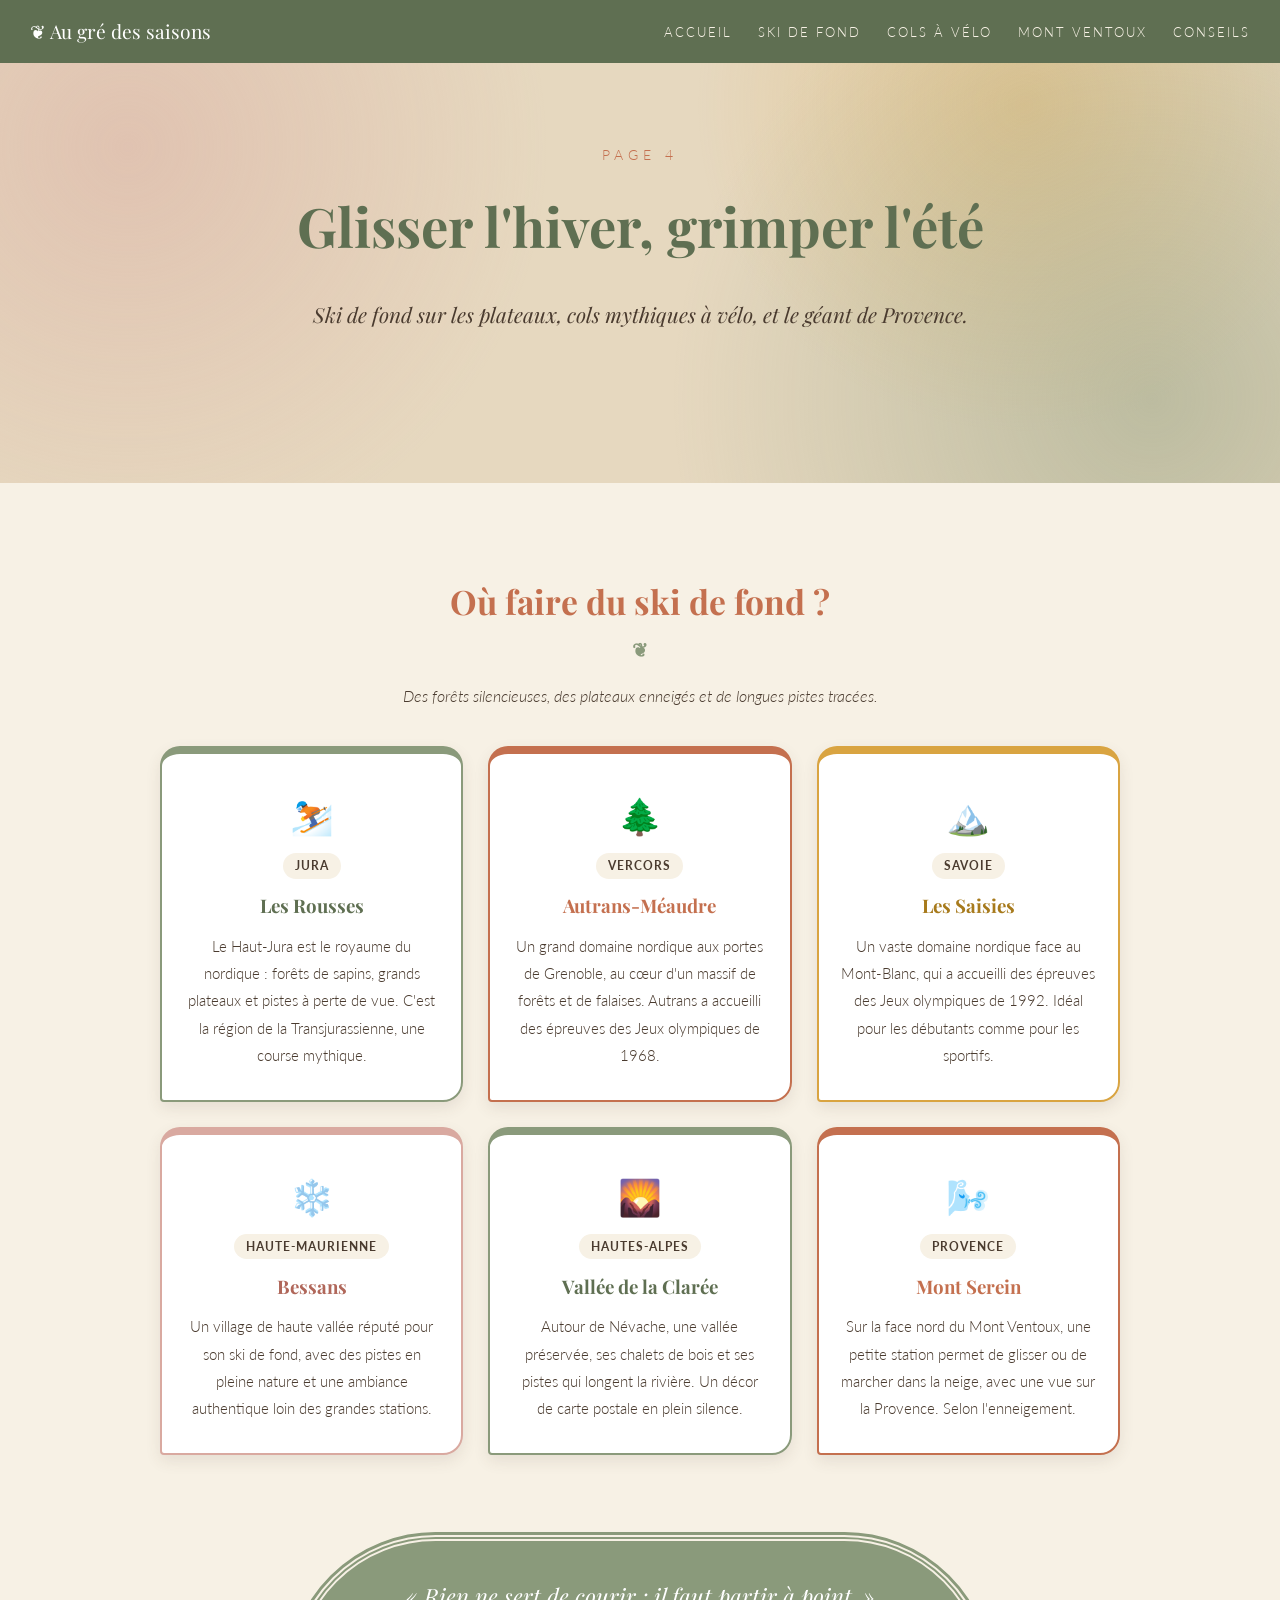
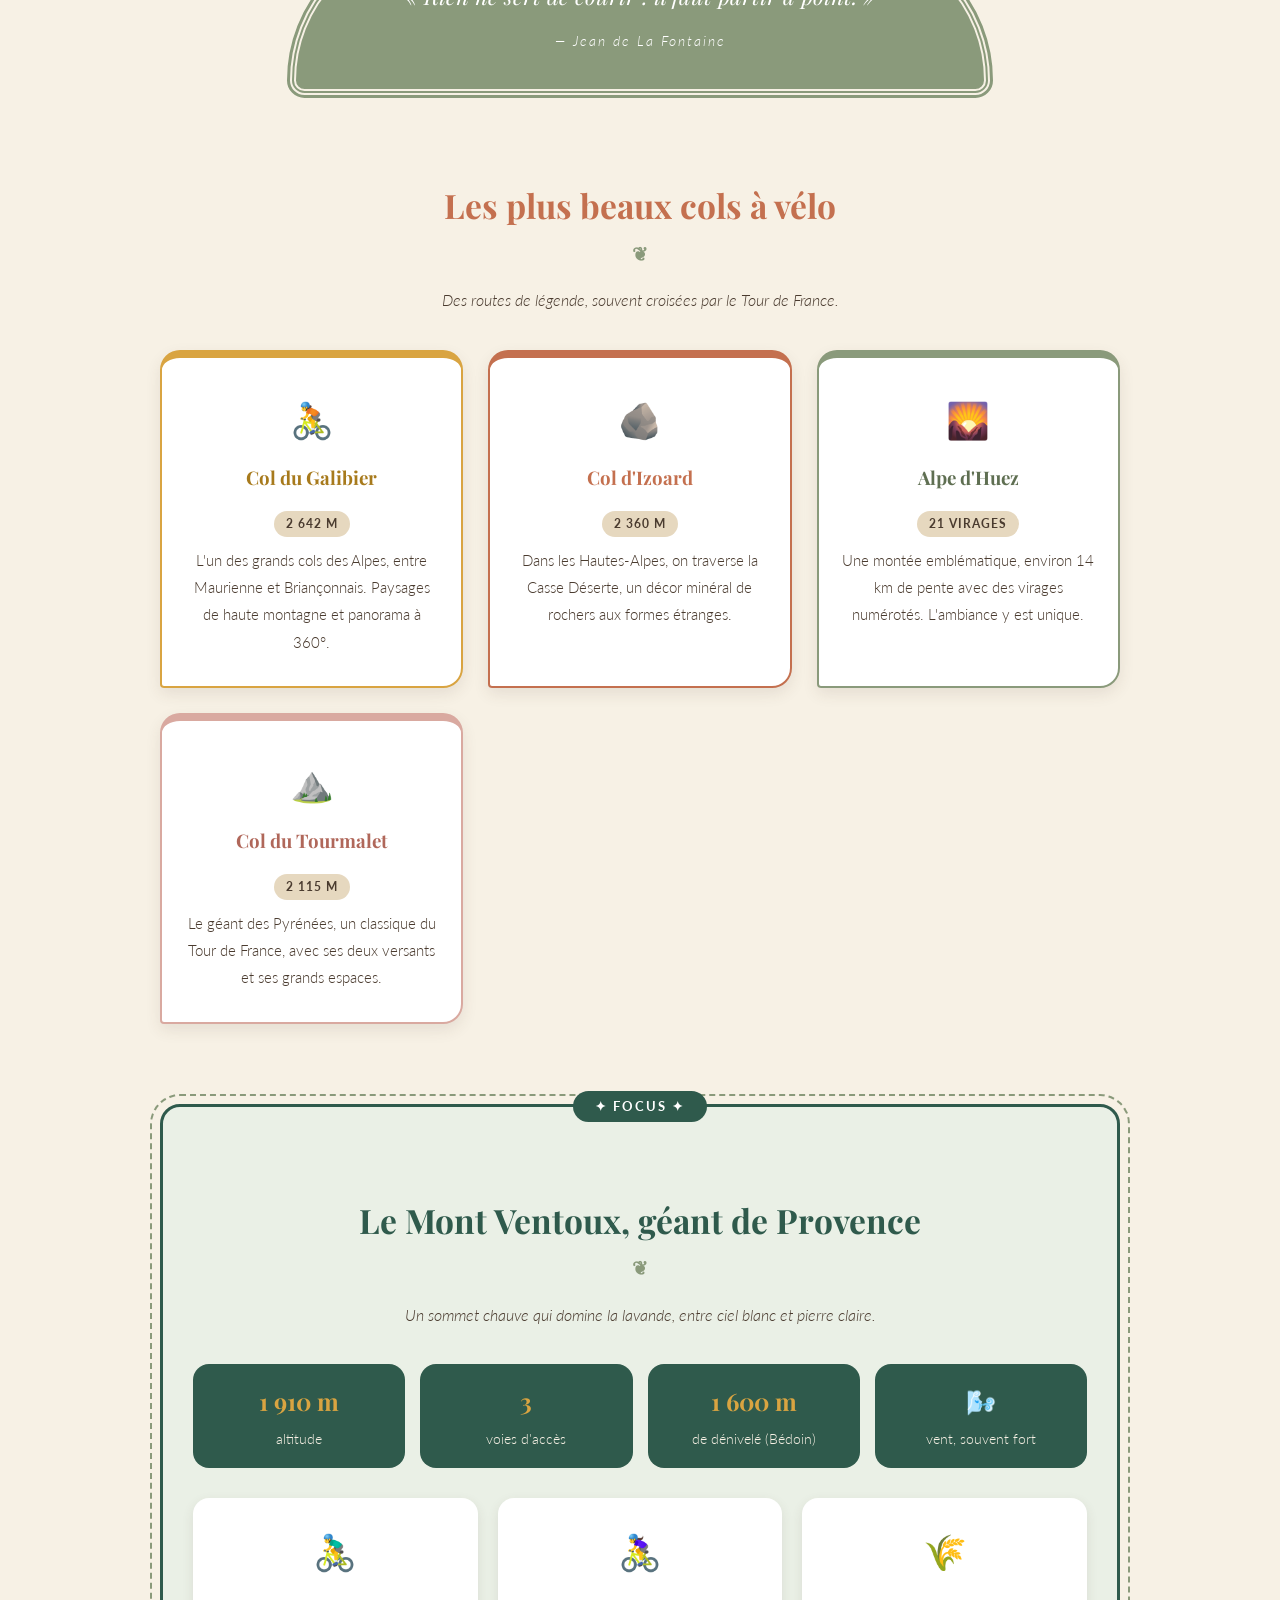
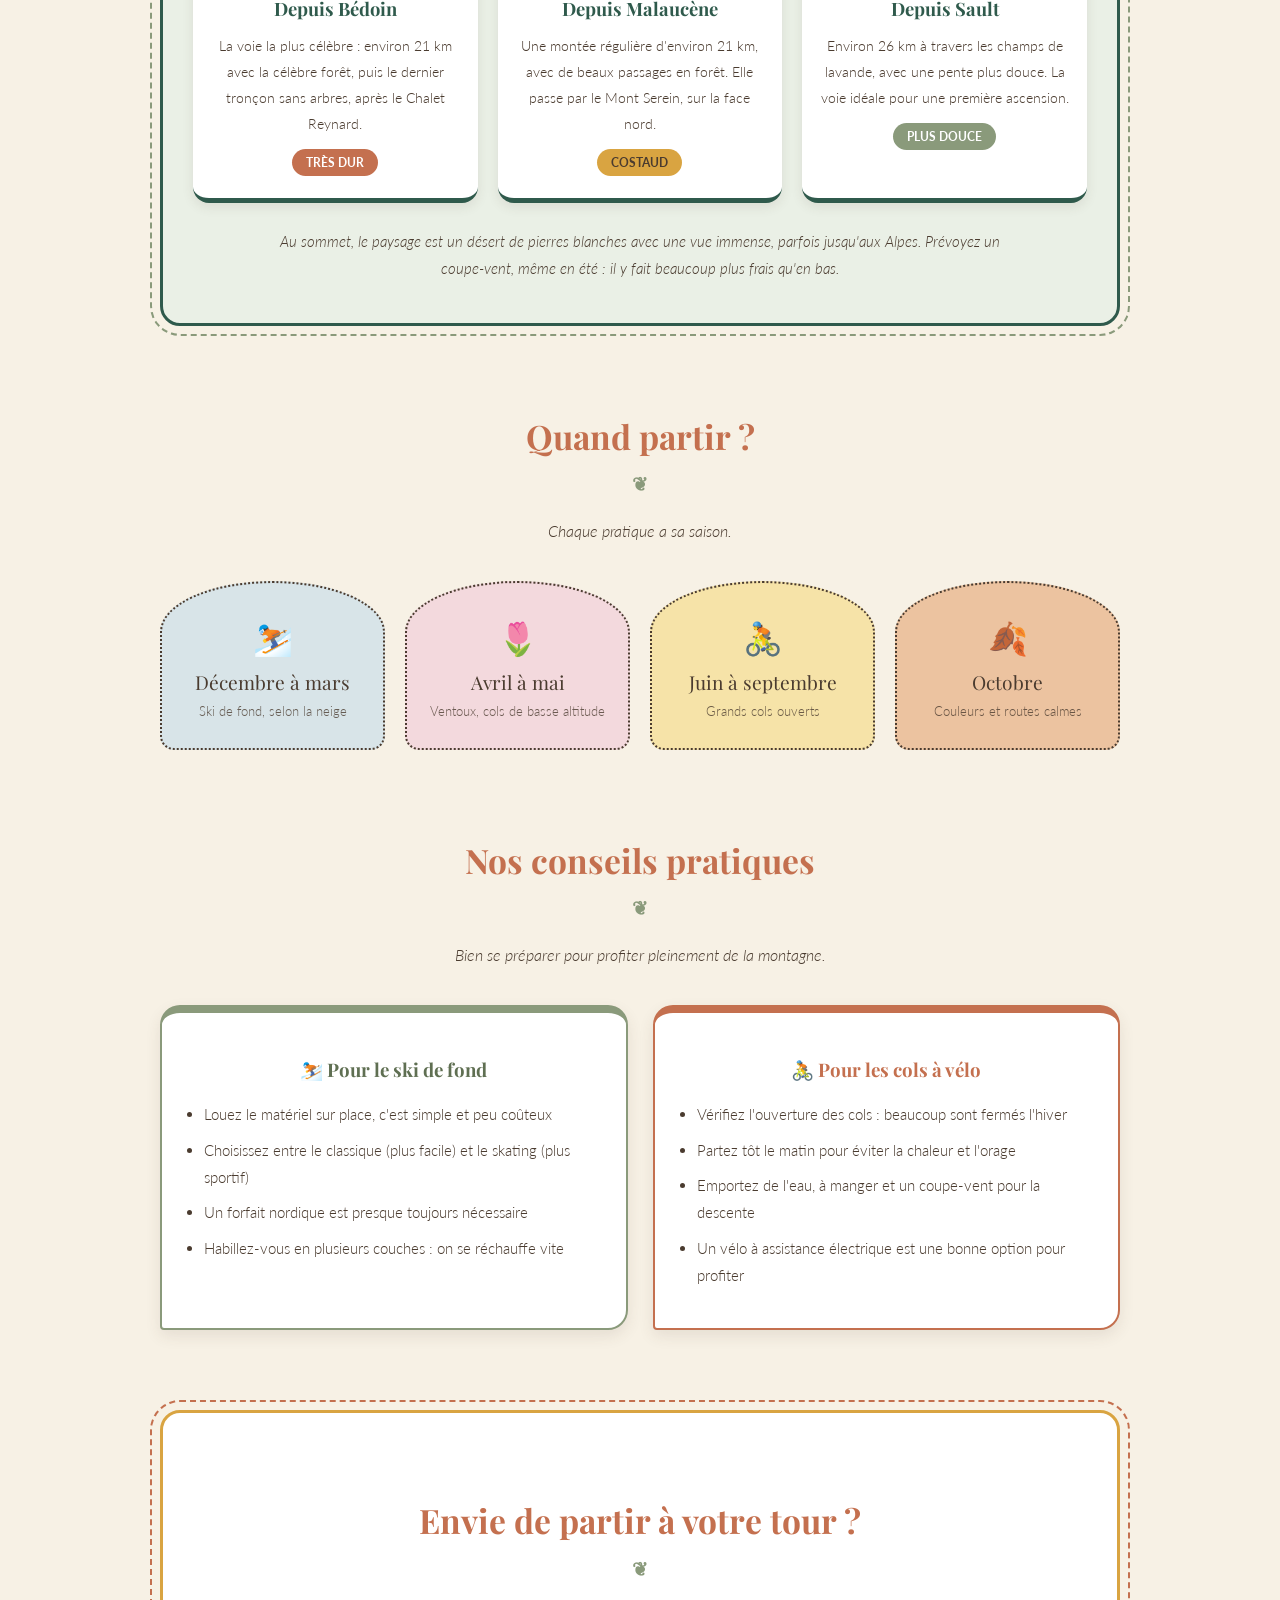
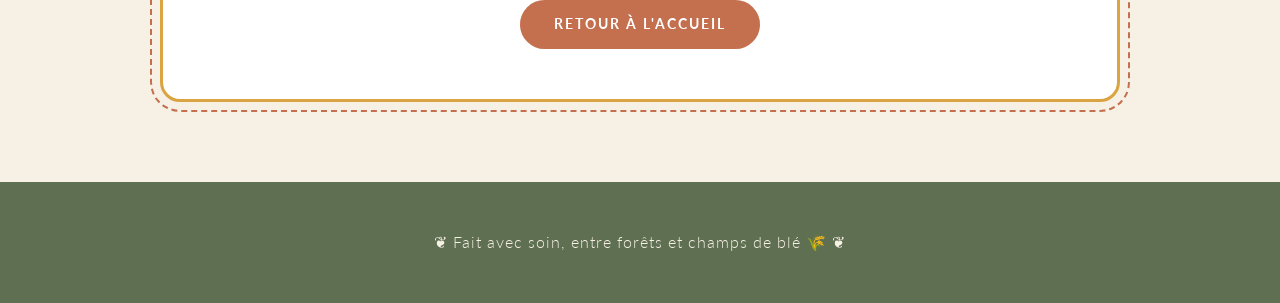
<file: page4.html>
<!DOCTYPE html>
<html lang="fr">
<head>
  <meta charset="UTF-8">
  <meta name="viewport" content="width=device-width, initial-scale=1.0">
  <title>Glisser l'hiver, grimper l'été — Au gré des saisons</title>
  <link rel="preconnect" href="https://fonts.googleapis.com">
  <link href="https://fonts.googleapis.com/css2?family=Playfair+Display:ital,wght@0,600;1,400&family=Lato:wght@300;400;700&display=swap" rel="stylesheet">
  <link rel="stylesheet" href="style.css">
</head>
<body>

  <!-- ===== MENU ===== -->
  <nav>
    <span class="logo">❦ Au gré des saisons</span>
    <div class="liens">
      <a href="index.html">Accueil</a>
      <a href="#ski">Ski de fond</a>
      <a href="#velo">Cols à vélo</a>
      <a href="#ventoux">Mont Ventoux</a>
      <a href="#conseils-sport">Conseils</a>
    </div>
  </nav>

  <!-- ===== EN-TÊTE PAGE 4 ===== -->
  <header class="accueil">
    <p class="sous-titre">Page 4</p>
    <h1>Glisser l'hiver, grimper l'été</h1>
    <p class="intro">Ski de fond sur les plateaux, cols mythiques à vélo, et le géant de Provence.</p>
  </header>

  <main>

    <!-- ===== SKI DE FOND ===== -->
    <section id="ski">
      <h2>Où faire du ski de fond ?</h2>
      <p class="chapeau">Des forêts silencieuses, des plateaux enneigés et de longues pistes tracées.</p>

      <div class="grille">
        <article class="cadre cadre-sauge">
          <div class="icone">⛷️</div>
          <span class="badge-region">Jura</span>
          <h3>Les Rousses</h3>
          <p>Le Haut-Jura est le royaume du nordique : forêts de sapins, grands plateaux et pistes à perte de vue. C'est la région de la Transjurassienne, une course mythique.</p>
        </article>

        <article class="cadre cadre-terracotta">
          <div class="icone">🌲</div>
          <span class="badge-region">Vercors</span>
          <h3>Autrans-Méaudre</h3>
          <p>Un grand domaine nordique aux portes de Grenoble, au cœur d'un massif de forêts et de falaises. Autrans a accueilli des épreuves des Jeux olympiques de 1968.</p>
        </article>

        <article class="cadre cadre-moutarde">
          <div class="icone">🏔️</div>
          <span class="badge-region">Savoie</span>
          <h3>Les Saisies</h3>
          <p>Un vaste domaine nordique face au Mont-Blanc, qui a accueilli des épreuves des Jeux olympiques de 1992. Idéal pour les débutants comme pour les sportifs.</p>
        </article>

        <article class="cadre cadre-rose">
          <div class="icone">❄️</div>
          <span class="badge-region">Haute-Maurienne</span>
          <h3>Bessans</h3>
          <p>Un village de haute vallée réputé pour son ski de fond, avec des pistes en pleine nature et une ambiance authentique loin des grandes stations.</p>
        </article>

        <article class="cadre cadre-sauge">
          <div class="icone">🌄</div>
          <span class="badge-region">Hautes-Alpes</span>
          <h3>Vallée de la Clarée</h3>
          <p>Autour de Névache, une vallée préservée, ses chalets de bois et ses pistes qui longent la rivière. Un décor de carte postale en plein silence.</p>
        </article>

        <article class="cadre cadre-terracotta">
          <div class="icone">🌬️</div>
          <span class="badge-region">Provence</span>
          <h3>Mont Serein</h3>
          <p>Sur la face nord du Mont Ventoux, une petite station permet de glisser ou de marcher dans la neige, avec une vue sur la Provence. Selon l'enneigement.</p>
        </article>
      </div>
    </section>

    <!-- ===== CITATION ===== -->
    <blockquote class="citation">
      « Rien ne sert de courir : il faut partir à point. »
      <cite>— Jean de La Fontaine</cite>
    </blockquote>

    <!-- ===== COLS À VÉLO ===== -->
    <section id="velo">
      <h2>Les plus beaux cols à vélo</h2>
      <p class="chapeau">Des routes de légende, souvent croisées par le Tour de France.</p>

      <div class="grille">
        <article class="cadre cadre-moutarde">
          <div class="icone">🚴</div>
          <h3>Col du Galibier</h3>
          <span class="altitude">2 642 m</span>
          <p>L'un des grands cols des Alpes, entre Maurienne et Briançonnais. Paysages de haute montagne et panorama à 360°.</p>
        </article>

        <article class="cadre cadre-terracotta">
          <div class="icone">🪨</div>
          <h3>Col d'Izoard</h3>
          <span class="altitude">2 360 m</span>
          <p>Dans les Hautes-Alpes, on traverse la Casse Déserte, un décor minéral de rochers aux formes étranges.</p>
        </article>

        <article class="cadre cadre-sauge">
          <div class="icone">🌄</div>
          <h3>Alpe d'Huez</h3>
          <span class="altitude">21 virages</span>
          <p>Une montée emblématique, environ 14 km de pente avec des virages numérotés. L'ambiance y est unique.</p>
        </article>

        <article class="cadre cadre-rose">
          <div class="icone">⛰️</div>
          <h3>Col du Tourmalet</h3>
          <span class="altitude">2 115 m</span>
          <p>Le géant des Pyrénées, un classique du Tour de France, avec ses deux versants et ses grands espaces.</p>
        </article>
      </div>
    </section>

    <!-- ===== FOCUS MONT VENTOUX ===== -->
    <section id="ventoux" class="focus-jura">
      <span class="etiquette-jura">✦ Focus ✦</span>
      <h2>Le Mont Ventoux, géant de Provence</h2>
      <p class="chapeau">Un sommet chauve qui domine la lavande, entre ciel blanc et pierre claire.</p>

      <!-- Chiffres clés -->
      <div class="chiffres-ventoux">
        <div class="chiffre">
          <strong>1 910 m</strong>
          <span>altitude</span>
        </div>
        <div class="chiffre">
          <strong>3</strong>
          <span>voies d'accès</span>
        </div>
        <div class="chiffre">
          <strong>1 600 m</strong>
          <span>de dénivelé (Bédoin)</span>
        </div>
        <div class="chiffre">
          <strong>🌬️</strong>
          <span>vent, souvent fort</span>
        </div>
      </div>

      <!-- Les 3 voies -->
      <div class="lieux">
        <div class="lieu">
          <div class="icone">🚴‍♂️</div>
          <h3>Depuis Bédoin</h3>
          <p>La voie la plus célèbre : environ 21 km avec la célèbre forêt, puis le dernier tronçon sans arbres, après le Chalet Reynard.</p>
          <span class="niveau niveau-dur">Très dur</span>
        </div>

        <div class="lieu">
          <div class="icone">🚴‍♀️</div>
          <h3>Depuis Malaucène</h3>
          <p>Une montée régulière d'environ 21 km, avec de beaux passages en forêt. Elle passe par le Mont Serein, sur la face nord.</p>
          <span class="niveau niveau-costaud">Costaud</span>
        </div>

        <div class="lieu">
          <div class="icone">🌾</div>
          <h3>Depuis Sault</h3>
          <p>Environ 26 km à travers les champs de lavande, avec une pente plus douce. La voie idéale pour une première ascension.</p>
          <span class="niveau niveau-doux">Plus douce</span>
        </div>
      </div>

      <p class="note-sommet">
        Au sommet, le paysage est un désert de pierres blanches avec une vue immense, parfois jusqu'aux Alpes. Prévoyez un coupe-vent, même en été : il y fait beaucoup plus frais qu'en bas.
      </p>
    </section>

    <!-- ===== QUAND PARTIR ===== -->
    <section id="quand">
      <h2>Quand partir ?</h2>
      <p class="chapeau">Chaque pratique a sa saison.</p>

      <div class="saisons">
        <div class="saison hiver"><span>⛷️</span>Décembre à mars<small>Ski de fond, selon la neige</small></div>
        <div class="saison printemps"><span>🌷</span>Avril à mai<small>Ventoux, cols de basse altitude</small></div>
        <div class="saison ete"><span>🚴</span>Juin à septembre<small>Grands cols ouverts</small></div>
        <div class="saison automne"><span>🍂</span>Octobre<small>Couleurs et routes calmes</small></div>
      </div>
    </section>

    <!-- ===== NOS CONSEILS PRATIQUES ===== -->
    <section id="conseils-sport">
      <h2>Nos conseils pratiques</h2>
      <p class="chapeau">Bien se préparer pour profiter pleinement de la montagne.</p>

      <div class="grille-conseils-sport">
        <article class="cadre cadre-sauge liste-conseils">
          <h3>⛷️ Pour le ski de fond</h3>
          <ul>
            <li>Louez le matériel sur place, c'est simple et peu coûteux</li>
            <li>Choisissez entre le classique (plus facile) et le skating (plus sportif)</li>
            <li>Un forfait nordique est presque toujours nécessaire</li>
            <li>Habillez-vous en plusieurs couches : on se réchauffe vite</li>
          </ul>
        </article>

        <article class="cadre cadre-terracotta liste-conseils">
          <h3>🚴 Pour les cols à vélo</h3>
          <ul>
            <li>Vérifiez l'ouverture des cols : beaucoup sont fermés l'hiver</li>
            <li>Partez tôt le matin pour éviter la chaleur et l'orage</li>
            <li>Emportez de l'eau, à manger et un coupe-vent pour la descente</li>
            <li>Un vélo à assistance électrique est une bonne option pour profiter</li>
          </ul>
        </article>
      </div>
    </section>

    <!-- ===== RETOUR ACCUEIL ===== -->
    <section class="cadre-contact">
      <h2>Envie de partir à votre tour ?</h2>
      <a class="bouton" href="index.html">Retour à l'accueil</a>
    </section>

  </main>

  <footer>
    <p>❦ Fait avec soin, entre forêts et champs de blé 🌾 ❦</p>
  </footer>

</body>
</html>
</file>
<file: style.css>
/* ===== PALETTE ===== */
:root {
  --creme: #f7f1e5;
  --sable: #e6d8bf;
  --sauge: #8a9a7b;
  --sauge-fonce: #5f6f52;
  --terracotta: #c4704f;
  --moutarde: #d9a441;
  --rose: #d9a9a0;
  --brun: #4a3b2f;
  --sapin: #2f5a4c;
}

/* ===== BASE ===== */
* { box-sizing: border-box; }

html { scroll-behavior: smooth; }

body {
  margin: 0;
  font-family: 'Lato', sans-serif;
  font-weight: 300;
  background-color: var(--creme);
  color: var(--brun);
  line-height: 1.8;
}

h1, h2, h3 { font-family: 'Playfair Display', serif; }

/* ===== MENU (reste collé en haut) ===== */
nav {
  position: sticky;
  top: 0;
  z-index: 10;
  display: flex;
  justify-content: space-between;
  align-items: center;
  flex-wrap: wrap;
  gap: 10px;
  padding: 14px 30px;
  background-color: var(--sauge-fonce);
  color: white;
}

.logo {
  font-family: 'Playfair Display', serif;
  font-size: 1.2rem;
}

.liens a {
  color: var(--creme);
  text-decoration: none;
  text-transform: uppercase;
  letter-spacing: 2px;
  font-size: 0.8rem;
  margin-left: 22px;
  transition: color 0.3s;
}

.liens a:hover { color: var(--moutarde); }

/* ===== ACCUEIL ===== */
.accueil {
  text-align: center;
  padding: 80px 20px 100px;
  background:
    radial-gradient(circle at 10% 20%, rgba(217, 169, 160, 0.45) 0, transparent 35%),
    radial-gradient(circle at 90% 80%, rgba(138, 154, 123, 0.45) 0, transparent 40%),
    radial-gradient(circle at 80% 10%, rgba(217, 164, 65, 0.35) 0, transparent 30%),
    var(--sable);
}

.sous-titre {
  text-transform: uppercase;
  letter-spacing: 5px;
  font-size: 0.85rem;
  color: var(--terracotta);
  margin: 0;
}

h1 {
  font-size: 3.4rem;
  color: var(--sauge-fonce);
  margin: 10px 0;
}

.intro {
  font-family: 'Playfair Display', serif;
  font-style: italic;
  font-size: 1.3rem;
  margin-bottom: 50px;
}

/* Le conseil de bienvenue : double cadre */
.conseil-accueil {
  position: relative;
  max-width: 620px;
  margin: 0 auto;
  padding: 40px 35px 30px;
  background-color: var(--creme);
  border: 3px solid var(--terracotta);
  border-radius: 20px;
  outline: 2px dashed var(--sauge);
  outline-offset: 8px;
  box-shadow: 0 10px 30px rgba(74, 59, 47, 0.2);
}

.conseil-accueil .etiquette {
  position: absolute;
  top: -16px;
  left: 50%;
  transform: translateX(-50%);
  background-color: var(--terracotta);
  color: white;
  padding: 4px 20px;
  border-radius: 30px;
  font-size: 0.8rem;
  letter-spacing: 2px;
  text-transform: uppercase;
  font-weight: 700;
  white-space: nowrap;
}

.conseil-accueil p {
  margin: 0;
  font-size: 1.1rem;
}

/* ===== CONTENU ===== */
main {
  max-width: 1000px;
  margin: 0 auto;
  padding: 60px 20px 20px;
}

section {
  margin-bottom: 80px;
  text-align: center;
}

h2 {
  font-size: 2.1rem;
  color: var(--terracotta);
  margin-bottom: 5px;
}

h2::after {
  content: "❦";
  display: block;
  font-size: 1.2rem;
  color: var(--sauge);
}

.chapeau {
  font-style: italic;
  margin-bottom: 35px;
}

/* ===== CARTES AVEC CADRES COLORÉS ===== */
.grille {
  display: grid;
  grid-template-columns: repeat(auto-fit, minmax(260px, 1fr));
  gap: 25px;
}

.cadre {
  background-color: white;
  padding: 30px 22px;
  border-radius: 20px 20px 20px 4px;
  border: 2px solid;
  border-top-width: 8px;
  box-shadow: 0 6px 15px rgba(74, 59, 47, 0.1);
  transition: transform 0.3s, box-shadow 0.3s;
}

.cadre:hover {
  transform: translateY(-8px);
  box-shadow: 0 14px 25px rgba(74, 59, 47, 0.18);
}

.icone { font-size: 2.2rem; }
.cadre h3 { margin: 10px 0; }
.cadre p { margin: 0; font-size: 0.95rem; }

.cadre-sauge { border-color: var(--sauge); }
.cadre-sauge h3 { color: var(--sauge-fonce); }

.cadre-terracotta { border-color: var(--terracotta); }
.cadre-terracotta h3 { color: var(--terracotta); }

.cadre-moutarde { border-color: var(--moutarde); }
.cadre-moutarde h3 { color: #a77a1c; }

.cadre-rose { border-color: var(--rose); }
.cadre-rose h3 { color: #b0675a; }

/* ===== CITATION ===== */
.citation {
  margin: 0 auto 80px;
  max-width: 700px;
  padding: 35px 40px;
  text-align: center;
  font-family: 'Playfair Display', serif;
  font-style: italic;
  font-size: 1.4rem;
  color: white;
  background-color: var(--sauge);
  border-radius: 200px 200px 20px 20px;
  border: 6px double var(--creme);
  outline: 3px solid var(--sauge);
}

.citation cite {
  display: block;
  margin-top: 12px;
  font-size: 0.9rem;
  font-family: 'Lato', sans-serif;
  letter-spacing: 2px;
}

/* ===== RÉGIONS ===== */
.regions {
  display: grid;
  grid-template-columns: repeat(auto-fit, minmax(170px, 1fr));
  gap: 22px;
}

.region {
  min-height: 260px;
  padding: 25px 16px;
  border-radius: 120px 120px 16px 16px;  /* forme d'arche bohème */
  color: white;
  display: flex;
  flex-direction: column;
  justify-content: flex-end;
  text-align: center;
  border: 4px solid var(--creme);
  outline: 2px solid var(--sauge);
  transition: transform 0.3s;
}

.region:hover { transform: scale(1.04); }

.region h3 { margin: 5px 0; font-size: 1.5rem; }
.region p { margin: 0; font-size: 0.85rem; line-height: 1.5; }

.badge {
  align-self: center;
  background-color: rgba(255, 255, 255, 0.9);
  color: var(--brun);
  padding: 2px 14px;
  border-radius: 20px;
  font-size: 0.75rem;
  font-weight: 700;
  margin-bottom: 8px;
}

.region-lavande  { background: linear-gradient(180deg, #a58cc4, #6f5a8f); }
.region-mer      { background: linear-gradient(180deg, #7fb0b5, #3f7c85); }
.region-montagne { background: linear-gradient(180deg, #9fbf9a, #587a55); }
.region-foret    { background: linear-gradient(180deg, #d9a05b, #a15a2c); }
.region-jura     { background: linear-gradient(180deg, #6f9a8a, #2f5a4c); }

/* ===== FOCUS JURA ===== */
.focus-jura {
  position: relative;
  padding: 55px 30px 40px;
  background-color: #eaf0e6;
  border: 3px solid var(--sapin);
  border-radius: 20px;
  outline: 2px dashed var(--sauge);
  outline-offset: 8px;
}

.focus-jura h2 { color: var(--sapin); }

.etiquette-jura {
  position: absolute;
  top: -16px;
  left: 50%;
  transform: translateX(-50%);
  background-color: var(--sapin);
  color: white;
  padding: 4px 22px;
  border-radius: 30px;
  font-size: 0.8rem;
  letter-spacing: 2px;
  text-transform: uppercase;
  font-weight: 700;
}

.lieux {
  display: grid;
  grid-template-columns: repeat(auto-fit, minmax(200px, 1fr));
  gap: 20px;
}

.lieu {
  background-color: white;
  padding: 22px 18px;
  border-radius: 16px;
  border-bottom: 5px solid var(--sapin);
  box-shadow: 0 4px 12px rgba(74, 59, 47, 0.1);
}

.lieu h3 {
  color: var(--sapin);
  margin: 8px 0;
  font-size: 1.15rem;
}

.lieu p { margin: 0; font-size: 0.9rem; }

/* ===== SAISONS ===== */
.saisons {
  display: grid;
  grid-template-columns: repeat(auto-fit, minmax(160px, 1fr));
  gap: 20px;
}

.saison {
  padding: 25px 10px;
  border-radius: 50% 50% 14px 14px / 30% 30% 14px 14px;
  font-family: 'Playfair Display', serif;
  font-size: 1.2rem;
  border: 2px dotted var(--brun);
}

.saison span { display: block; font-size: 2rem; }

.saison small {
  display: block;
  font-family: 'Lato', sans-serif;
  font-size: 0.8rem;
  opacity: 0.8;
}

.printemps { background-color: #f3d9dd; }
.ete       { background-color: #f6e3a8; }
.automne   { background-color: #ecc3a0; }
.hiver     { background-color: #d8e4e8; }

/* ===== CONTACT ===== */
.cadre-contact {
  padding: 50px 30px;
  background-color: white;
  border: 3px solid var(--moutarde);
  border-radius: 20px;
  outline: 2px dashed var(--terracotta);
  outline-offset: 8px;
  margin-bottom: 60px;
}

.bouton {
  display: inline-block;
  margin-top: 10px;
  padding: 12px 34px;
  background-color: var(--terracotta);
  color: white;
  text-decoration: none;
  border-radius: 40px;
  letter-spacing: 2px;
  text-transform: uppercase;
  font-size: 0.85rem;
  font-weight: 700;
  transition: background-color 0.3s, transform 0.3s;
}

.bouton:hover {
  background-color: var(--sauge-fonce);
  transform: translateY(-3px);
}

/* ===== PIED DE PAGE ===== */
footer {
  text-align: center;
  padding: 30px 20px;
  background-color: var(--sauge-fonce);
  color: var(--creme);
  letter-spacing: 1px;
}
/* ===== LES VOYAGEURS (personnages cliquables) ===== */
.personnages {
  display: flex;
  justify-content: center;
  flex-wrap: wrap;
  gap: 40px;
}

.perso {
  display: block;
  width: 250px;
  padding: 25px 20px 22px;
  background-color: white;
  border: 3px solid;
  border-radius: 20px 20px 20px 4px;
  box-shadow: 0 6px 15px rgba(74, 59, 47, 0.1);
  text-decoration: none;
  color: var(--brun);
  transition: transform 0.3s, box-shadow 0.3s;
}

.perso-camille { border-color: var(--sauge); }
.perso-leo     { border-color: var(--sapin); }
.perso-sport {
  border-color: var(--moutarde);
  margin: 0 auto;
}
.perso:hover {
  transform: translateY(-8px);
  box-shadow: 0 14px 25px rgba(74, 59, 47, 0.18);
}

.perso svg {
  width: 150px;
  height: auto;
  transition: transform 0.3s;
}

.perso:hover svg { transform: rotate(-4deg) scale(1.06); }

.perso h3 {
  margin: 10px 0 0;
  font-size: 1.5rem;
  color: var(--terracotta);
}

.perso p {
  margin: 4px 0 14px;
  font-size: 0.9rem;
}

.lien-perso {
  display: inline-block;
  padding: 6px 18px;
  background-color: var(--terracotta);
  color: white;
  border-radius: 30px;
  font-size: 0.75rem;
  font-weight: 700;
  letter-spacing: 1px;
  text-transform: uppercase;
  transition: background-color 0.3s;
}

.perso:hover .lien-perso { background-color: var(--sauge-fonce); }

/* ===== AJOUTS PAGE 4 (SKI & VÉLO) ===== */
.badge-region, .altitude {
  display: inline-block;
  margin-top: 6px;
  padding: 2px 12px;
  background-color: var(--creme);
  color: var(--brun);
  border-radius: 20px;
  font-size: 0.75rem;
  font-weight: 700;
  letter-spacing: 1px;
  text-transform: uppercase;
}

.altitude {
  margin-bottom: 10px;
  background-color: var(--sable);
}

.chiffres-ventoux {
  display: grid;
  grid-template-columns: repeat(auto-fit, minmax(140px, 1fr));
  gap: 15px;
  margin-bottom: 30px;
}

.chiffre {
  background-color: var(--sapin);
  color: var(--creme);
  padding: 16px 10px;
  border-radius: 16px;
}

.chiffre strong {
  display: block;
  font-family: 'Playfair Display', serif;
  font-size: 1.5rem;
  color: var(--moutarde);
}

.chiffre span {
  font-size: 0.85rem;
}

.niveau {
  display: inline-block;
  margin-top: 12px;
  padding: 3px 14px;
  border-radius: 20px;
  font-size: 0.75rem;
  font-weight: 700;
  text-transform: uppercase;
  color: white;
}

.niveau-dur     { background-color: var(--terracotta); }
.niveau-costaud { background-color: var(--moutarde); color: var(--brun); }
.niveau-doux    { background-color: var(--sauge); }

.note-sommet {
  margin: 25px auto 0;
  max-width: 750px;
  font-style: italic;
  font-size: 0.95rem;
}

.grille-conseils-sport {
  display: grid;
  grid-template-columns: repeat(auto-fit, minmax(300px, 1fr));
  gap: 25px;
}

.liste-conseils {
  text-align: left;
}

.liste-conseils h3 {
  text-align: center;
  margin-bottom: 15px;
}

.liste-conseils ul {
  padding-left: 20px;
  margin: 0;
}

.liste-conseils li {
  margin-bottom: 8px;
  font-size: 0.95rem;
}
/* ===== TÉLÉPHONE ===== */
@media (max-width: 600px) {
  h1 { font-size: 2.3rem; }
  nav { justify-content: center; }
  .liens a { margin: 0 8px; }
  .citation { border-radius: 60px 60px 20px 20px; font-size: 1.15rem; padding: 30px 20px; }
}
/* ===== CHIFFRES CLÉS CAMILLE (PAGE 2) ===== */
.chiffres-camille {
  display: flex;
  justify-content: center;
  align-items: center;
  flex-wrap: wrap;
  gap: 20px;
  max-width: 860px;
  margin: 0 auto 60px;
  text-align: center;
}

.stat-camille {
  background-color: white;
  border: 2px solid var(--sauge);
  border-top-width: 7px;
  border-radius: 20px 20px 20px 4px;
  padding: 20px 22px;
  min-width: 155px;
  box-shadow: 0 6px 15px rgba(74, 59, 47, 0.1);
  transition: transform 0.3s, box-shadow 0.3s;
}

.stat-camille:hover {
  transform: translateY(-6px);
  box-shadow: 0 12px 22px rgba(74, 59, 47, 0.16);
}

.stat-camille strong {
  display: block;
  font-family: 'Playfair Display', serif;
  font-size: 2rem;
  line-height: 1.15;
  color: var(--terracotta);
}

.stat-camille span {
  display: block;
  margin-top: 6px;
  font-size: 0.9rem;
  letter-spacing: 1px;
  color: var(--brun);
}

.stat-sauge      { border-color: var(--sauge); }
.stat-sauge strong { color: var(--sauge-fonce); }

.stat-terracotta      { border-color: var(--terracotta); }
.stat-terracotta strong { color: var(--terracotta); }

.stat-moutarde      { border-color: var(--moutarde); }
.stat-moutarde strong { color: #a77a1c; }

.stat-sapin      { border-color: var(--sapin); }
.stat-sapin strong { color: var(--sapin); }
</file>
